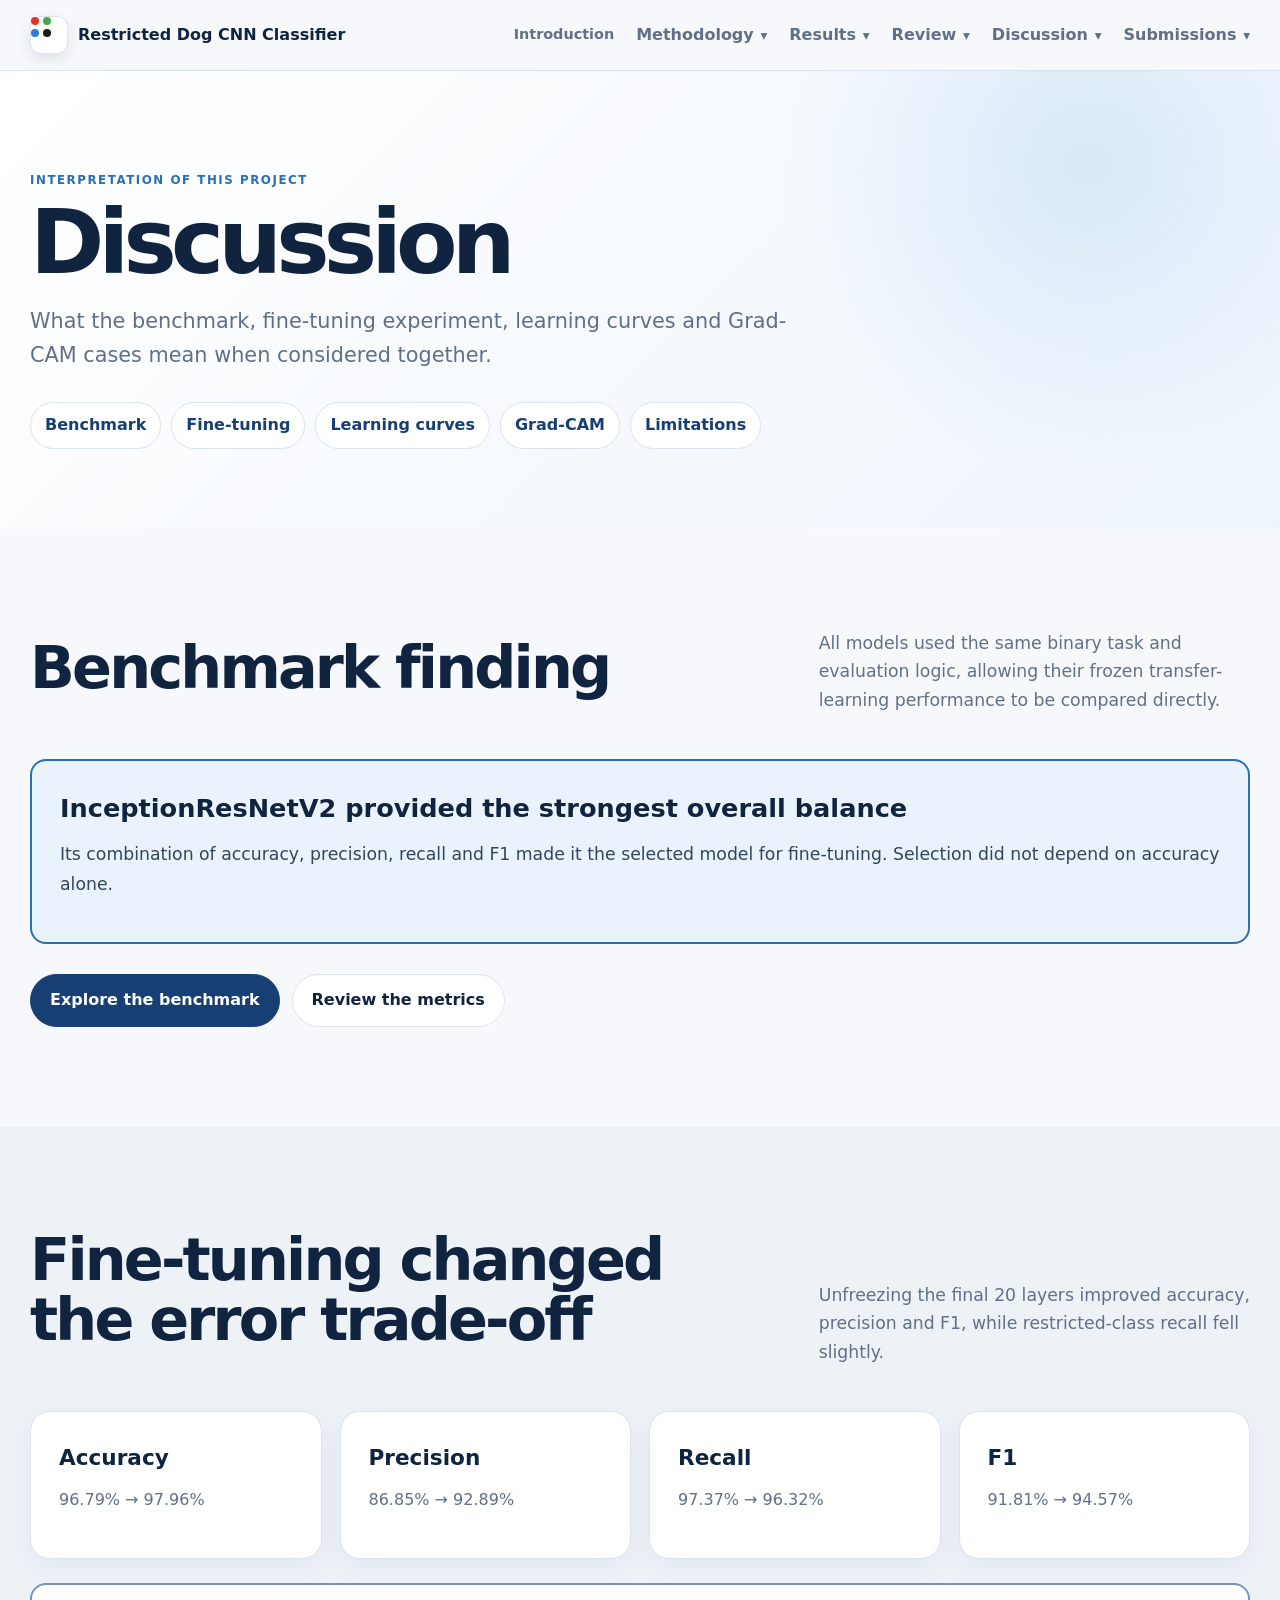
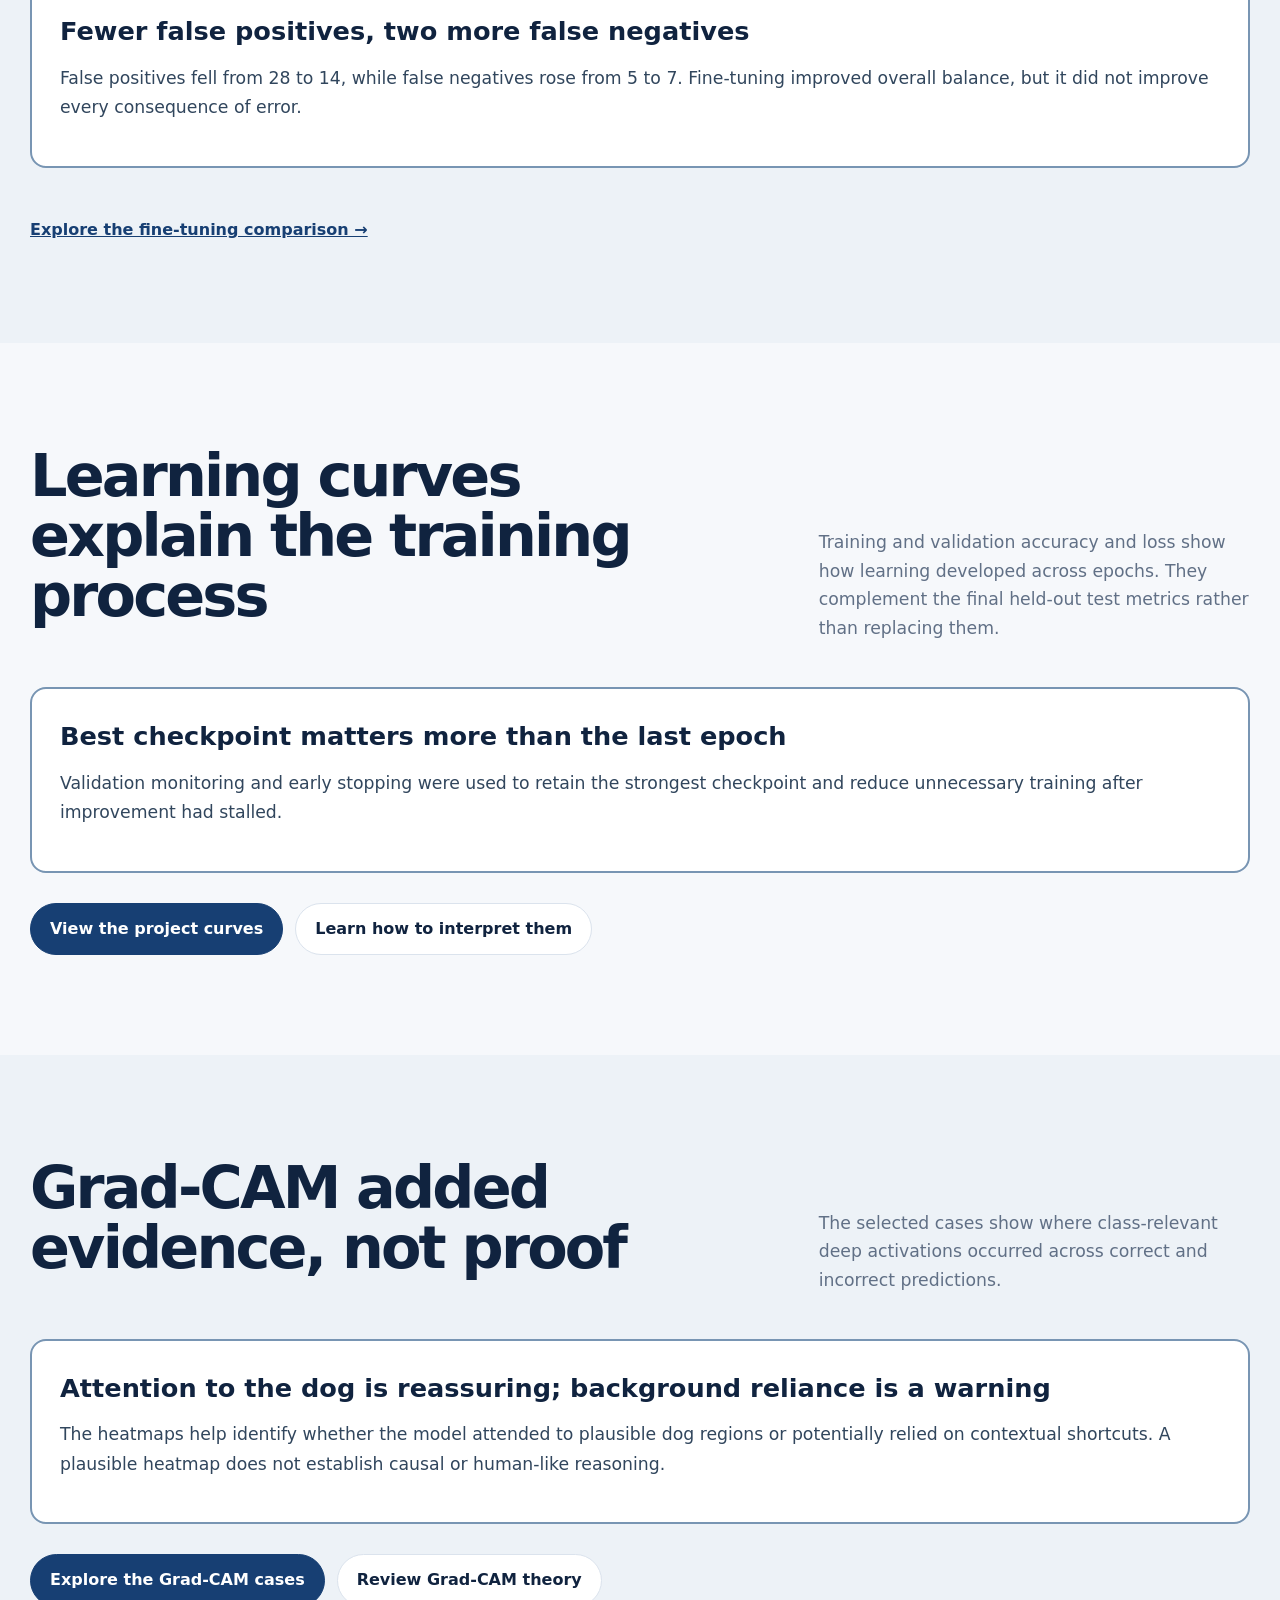
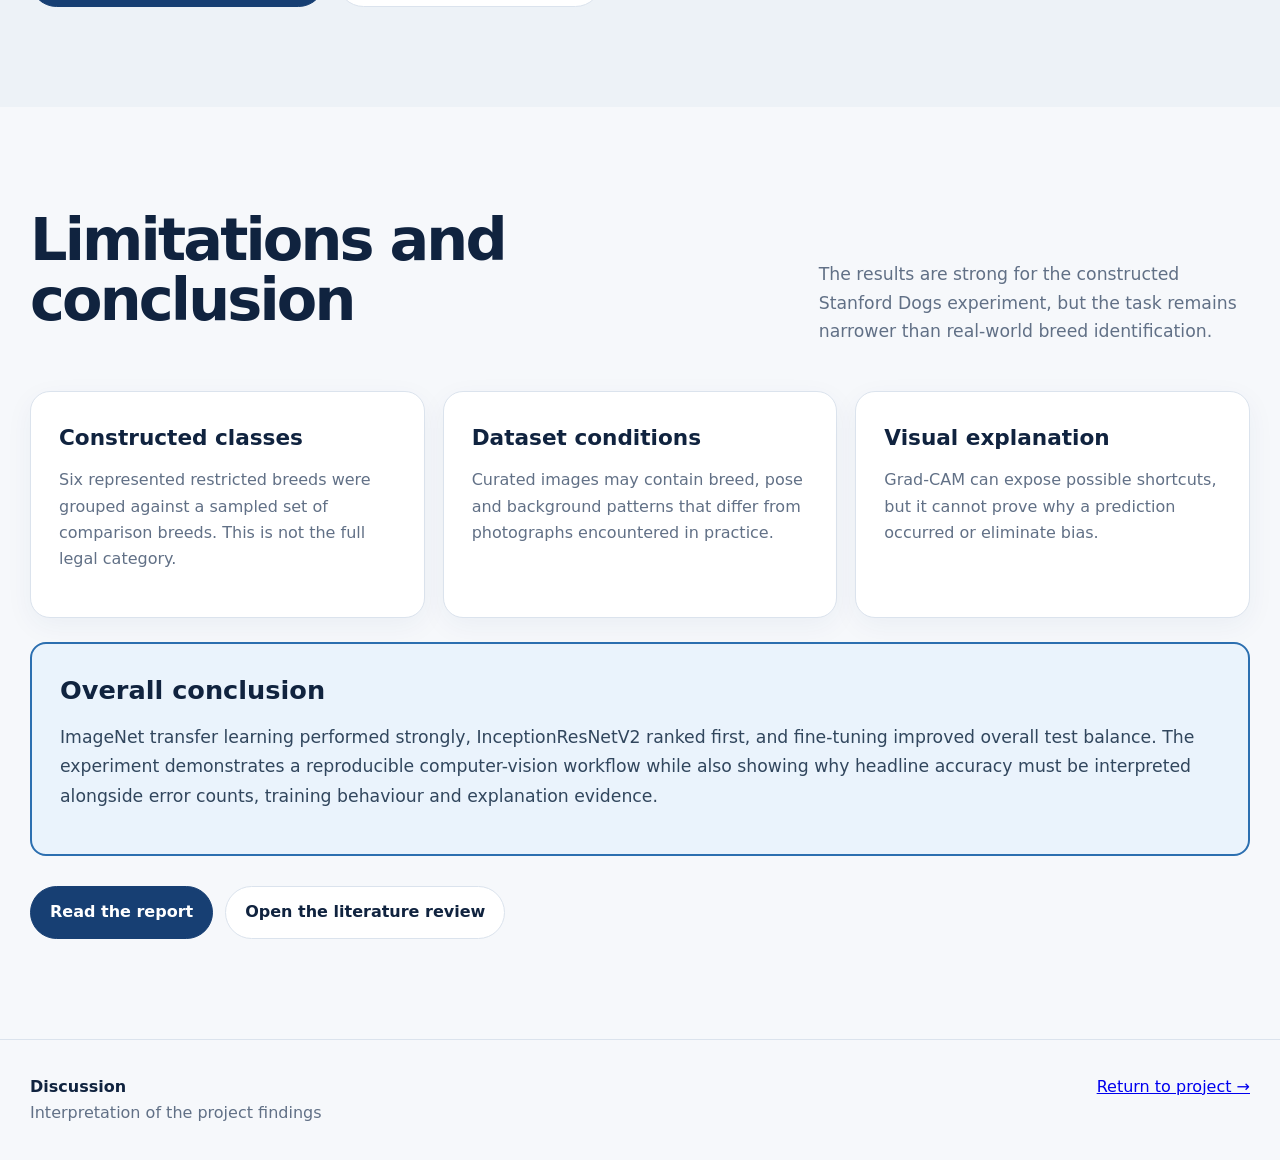
<file: website/discussion.html>
<!doctype html>
<html lang="en">
<head>
  <meta charset="utf-8">
  <meta name="viewport" content="width=device-width,initial-scale=1">
  <meta name="description" content="Discussion of the Restricted Dog CNN Classifier results: benchmarking, fine-tuning, learning curves, Grad-CAM, limitations and conclusions.">
  <title>Discussion · Restricted Dog CNN Classifier</title>
  <link rel="icon" href="favicon.svg" type="image/svg+xml">
  <link rel="stylesheet" href="styles.css?v=20260723-35">
  <script src="navigation.js?v=20260723-13" defer></script>
</head>
<body>
<header class="site-header">
  <div class="wrap nav">
    <a class="brand" href="index.html"><span class="brand-mark four-dot-mark" aria-hidden="true"><i></i><i></i><i></i><i></i></span><span>Restricted Dog CNN Classifier</span></a>
    <button class="menu-toggle" type="button" aria-expanded="false" aria-controls="primary-navigation" aria-label="Open navigation menu"><span class="menu-icon" aria-hidden="true"><i></i><i></i><i></i></span><span class="menu-label">Menu</span></button>
    <nav id="primary-navigation" aria-label="Primary navigation"></nav>
  </div>
</header>
<main>
  <section class="theory-hero"><div class="wrap"><p class="eyebrow">Interpretation of this project</p><h1>Discussion</h1><p class="lede">What the benchmark, fine-tuning experiment, learning curves and Grad-CAM cases mean when considered together.</p><div class="theory-index"><a href="#benchmark-finding">Benchmark</a><a href="#fine-tuning-finding">Fine-tuning</a><a href="#learning-curve-finding">Learning curves</a><a href="#gradcam-finding">Grad-CAM</a><a href="#limitations">Limitations</a></div></div></section>

  <section id="benchmark-finding" class="section"><div class="wrap"><div class="section-head"><div><h2>Benchmark finding</h2></div><p class="section-intro">All models used the same binary task and evaluation logic, allowing their frozen transfer-learning performance to be compared directly.</p></div><div class="benchmark-key conclusion"><h3>InceptionResNetV2 provided the strongest overall balance</h3><p>Its combination of accuracy, precision, recall and F1 made it the selected model for fine-tuning. Selection did not depend on accuracy alone.</p></div><div class="buttons"><a class="btn primary" href="index.html#benchmark">Explore the benchmark</a><a class="btn" href="metrics.html">Review the metrics</a></div></div></section>

  <section id="fine-tuning-finding" class="section alt"><div class="wrap"><div class="section-head"><div><h2>Fine-tuning changed the error trade-off</h2></div><p class="section-intro">Unfreezing the final 20 layers improved accuracy, precision and F1, while restricted-class recall fell slightly.</p></div><div class="concept-grid four"><article class="concept"><h3>Accuracy</h3><p>96.79% → 97.96%</p></article><article class="concept"><h3>Precision</h3><p>86.85% → 92.89%</p></article><article class="concept"><h3>Recall</h3><p>97.37% → 96.32%</p></article><article class="concept"><h3>F1</h3><p>91.81% → 94.57%</p></article></div><div class="benchmark-key"><h3>Fewer false positives, two more false negatives</h3><p>False positives fell from 28 to 14, while false negatives rose from 5 to 7. Fine-tuning improved overall balance, but it did not improve every consequence of error.</p></div><a class="return-link" href="index.html#fine">Explore the fine-tuning comparison →</a></div></section>

  <section id="learning-curve-finding" class="section"><div class="wrap"><div class="section-head"><div><h2>Learning curves explain the training process</h2></div><p class="section-intro">Training and validation accuracy and loss show how learning developed across epochs. They complement the final held-out test metrics rather than replacing them.</p></div><div class="benchmark-key"><h3>Best checkpoint matters more than the last epoch</h3><p>Validation monitoring and early stopping were used to retain the strongest checkpoint and reduce unnecessary training after improvement had stalled.</p></div><div class="buttons"><a class="btn primary" href="index.html#fine">View the project curves</a><a class="btn" href="learning-curves.html">Learn how to interpret them</a></div></div></section>

  <section id="gradcam-finding" class="section alt"><div class="wrap"><div class="section-head"><div><h2>Grad-CAM added evidence, not proof</h2></div><p class="section-intro">The selected cases show where class-relevant deep activations occurred across correct and incorrect predictions.</p></div><div class="benchmark-key"><h3>Attention to the dog is reassuring; background reliance is a warning</h3><p>The heatmaps help identify whether the model attended to plausible dog regions or potentially relied on contextual shortcuts. A plausible heatmap does not establish causal or human-like reasoning.</p></div><div class="buttons"><a class="btn primary" href="gradcam.html">Explore the Grad-CAM cases</a><a class="btn" href="theory.html#gradcam">Review Grad-CAM theory</a></div></div></section>

  <section id="limitations" class="section"><div class="wrap"><div class="section-head"><div><h2>Limitations and conclusion</h2></div><p class="section-intro">The results are strong for the constructed Stanford Dogs experiment, but the task remains narrower than real-world breed identification.</p></div><div class="concept-grid three"><article class="concept"><h3>Constructed classes</h3><p>Six represented restricted breeds were grouped against a sampled set of comparison breeds. This is not the full legal category.</p></article><article class="concept"><h3>Dataset conditions</h3><p>Curated images may contain breed, pose and background patterns that differ from photographs encountered in practice.</p></article><article class="concept"><h3>Visual explanation</h3><p>Grad-CAM can expose possible shortcuts, but it cannot prove why a prediction occurred or eliminate bias.</p></article></div><div class="benchmark-key conclusion"><h3>Overall conclusion</h3><p>ImageNet transfer learning performed strongly, InceptionResNetV2 ranked first, and fine-tuning improved overall test balance. The experiment demonstrates a reproducible computer-vision workflow while also showing why headline accuracy must be interpreted alongside error counts, training behaviour and explanation evidence.</p></div><div class="buttons"><a class="btn primary" href="documents.html?document=report">Read the report</a><a class="btn" href="theory.html">Open the literature review</a></div></div></section>
</main>
<footer><div class="wrap footer-grid"><div><b>Discussion</b><span>Interpretation of the project findings</span></div><div><a href="index.html">Return to project →</a></div></div></footer>
</body>
</html>
</file>
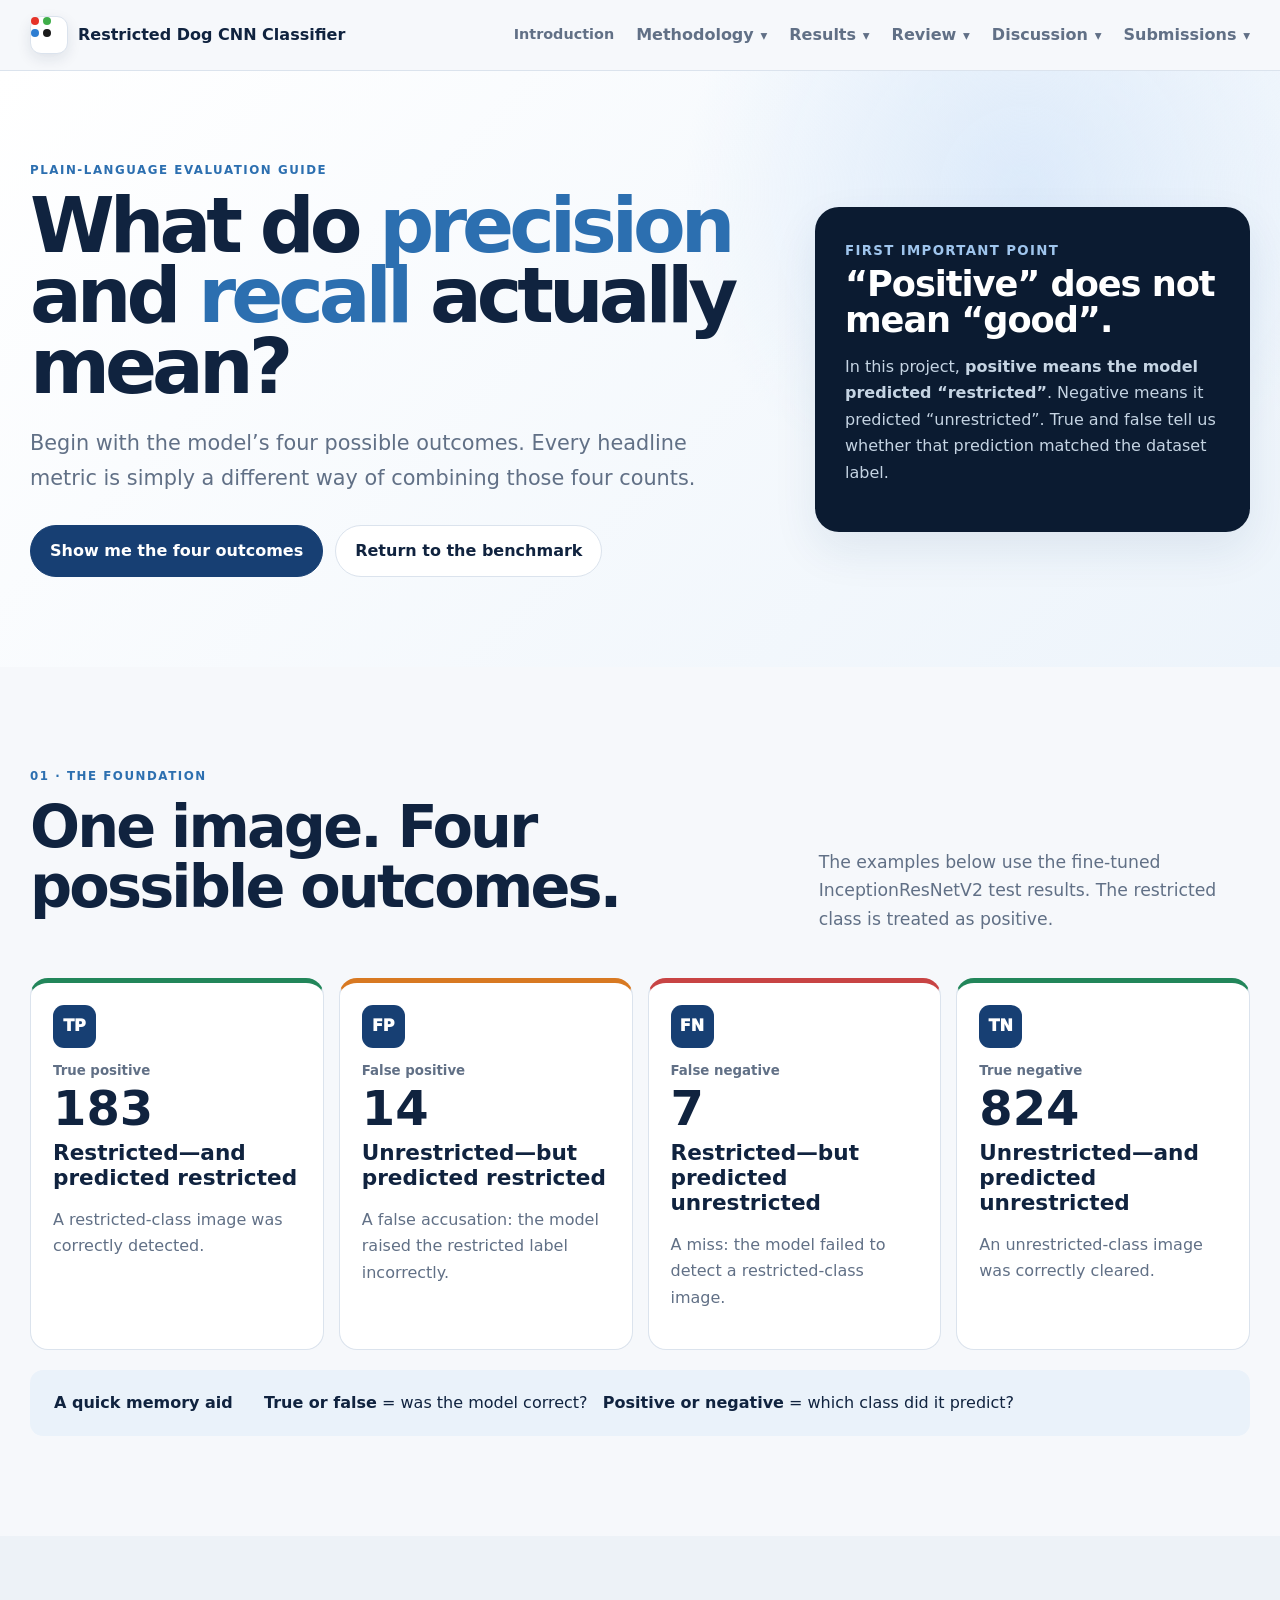
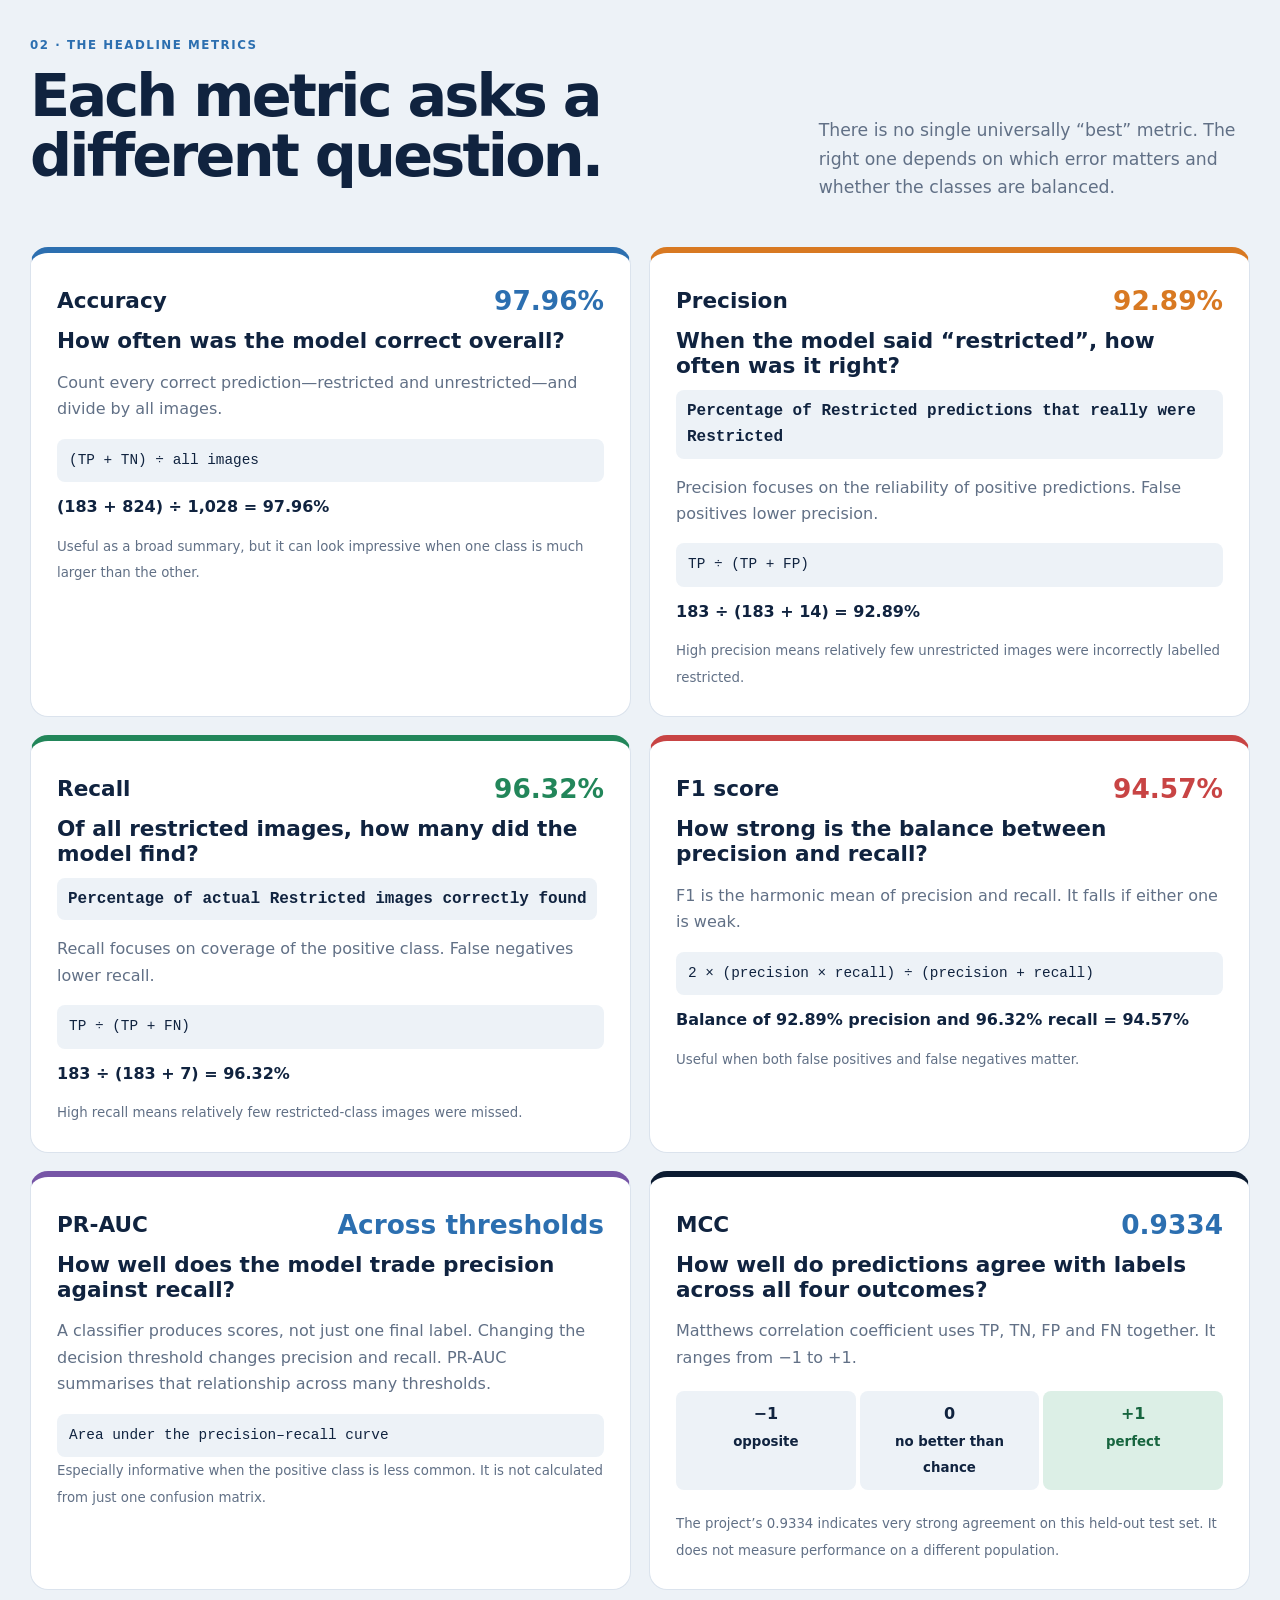
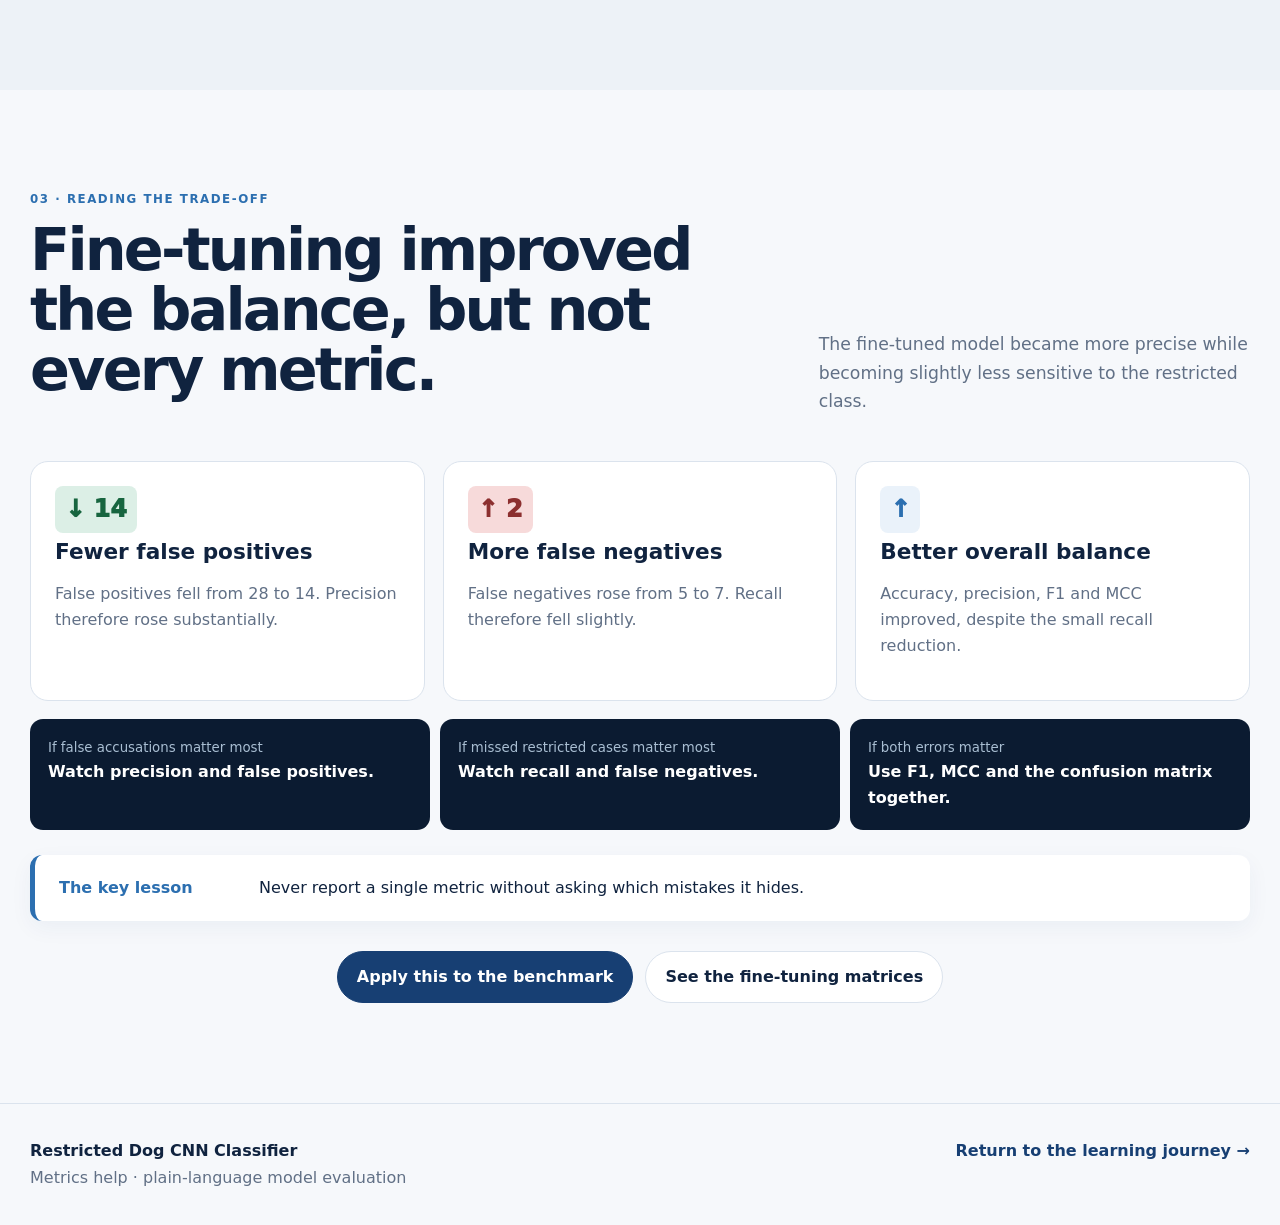
<file: website/metrics.html>
<!doctype html>
<html lang="en">
<head>
  <meta charset="utf-8">
  <meta name="viewport" content="width=device-width,initial-scale=1">
  <meta name="description" content="Plain-language guide to accuracy, precision, recall, F1, PR-AUC, MCC and confusion matrices, using the Restricted Dog CNN Classifier project as a worked example.">
  <title>Metrics Help · Restricted Dog CNN Classifier</title>
  <link rel="icon" href="favicon.svg" type="image/svg+xml">
  <link rel="stylesheet" href="styles.css?v=20260723-34">
  <script src="navigation.js?v=20260723-13" defer></script>
</head>
<body class="metrics-page">
<header class="site-header">
  <div class="wrap nav">
    <a class="brand" href="index.html"><span class="brand-mark four-dot-mark" aria-hidden="true"><i></i><i></i><i></i><i></i></span><span>Restricted Dog CNN Classifier</span></a>
    <button class="menu-toggle" type="button" aria-expanded="false" aria-controls="primary-navigation" aria-label="Open navigation menu">
      <span class="menu-icon" aria-hidden="true"><i></i><i></i><i></i></span>
      <span class="menu-label">Menu</span>
    </button>
    <nav id="primary-navigation" aria-label="Primary navigation">
      <a href="index.html#context">Context</a><a href="index.html#data">Data</a><a href="index.html#benchmark">Benchmark</a><a href="index.html#fine">Fine-tune</a><a href="gradcam.html">Grad-CAM</a>
      <details class="nav-dropdown">
        <summary>Theory</summary>
        <div class="nav-dropdown-menu">
          <a href="theory.html"><strong>Theory &amp; Methods hub</strong><small>All concepts and architecture diagrams</small></a>
          <a href="theory.html#imagenet"><strong>ImageNet</strong><small>Why scale transformed image recognition</small></a>
          <a href="theory.html#cnn"><strong>CNN foundations</strong><small>Convolution, filters and feature hierarchies</small></a>
          <a href="theory.html#architectures"><strong>Architecture evolution</strong><small>AlexNet, VGG, ResNet, Inception and more</small></a>
          <a href="metrics.html"><strong>Metrics guide</strong><small>Accuracy, precision, recall, F1 and MCC</small></a>
          <a href="learning-curves.html"><strong>Learning curves</strong><small>Training and validation accuracy and loss</small></a>
          <a href="theory.html#transformers"><strong>Transformers</strong><small>Language, attention and vision</small></a>
        </div>
      </details>
      <details class="nav-dropdown">
        <summary>Resources</summary>
        <div class="nav-dropdown-menu">
          <a href="https://github.com/ronandownes/restricted-dog-cnn" target="_blank" rel="noopener"><strong>Repository home</strong><small>Code, results and project structure</small></a>
          <a href="https://raw.githubusercontent.com/ronandownes/restricted-dog-cnn/main/docs/dog_cnn_report.pdf" target="_blank" rel="noopener"><strong>Report</strong><small>View or download the full dissertation</small></a>
          <a href="https://raw.githubusercontent.com/ronandownes/restricted-dog-cnn/main/docs/dog_cnn_poster.pdf" target="_blank" rel="noopener"><strong>Poster</strong><small>View or download the research poster</small></a>
          <a href="https://raw.githubusercontent.com/ronandownes/restricted-dog-cnn/main/docs/dog_cnn_presentation.pdf" target="_blank" rel="noopener"><strong>Presentation</strong><small>View or download the viva presentation</small></a>
          <a href="https://raw.githubusercontent.com/ronandownes/restricted-dog-cnn/main/docs/dog_cnn_slides.pdf" target="_blank" rel="noopener"><strong>Slides</strong><small>View or download the slide deck</small></a>
          <a href="https://github.com/ronandownes/restricted-dog-cnn/tree/main/docs" target="_blank" rel="noopener"><strong>Browse all documents</strong><small>Open the complete docs folder on GitHub</small></a>
          <a href="https://github.com/ronandownes/restricted-dog-cnn/tree/main/notebooks" target="_blank" rel="noopener"><strong>Analysis notebooks</strong><small>Explore the project code</small></a>
        </div>
      </details>
    </nav>
  </div>
</header>

<main id="start">
  <section class="metrics-hero">
    <div class="wrap metrics-hero-grid">
      <div>
        <p class="eyebrow">Plain-language evaluation guide</p>
        <h1>What do <span>precision</span> and <span>recall</span> actually mean?</h1>
        <p class="lede">Begin with the model’s four possible outcomes. Every headline metric is simply a different way of combining those four counts.</p>
        <div class="buttons"><a class="btn primary" href="#confusion-matrix">Show me the four outcomes</a><a class="btn" href="index.html#benchmark">Return to the benchmark</a></div>
      </div>
      <aside class="positive-note">
        <small>FIRST IMPORTANT POINT</small>
        <h2>“Positive” does not mean “good”.</h2>
        <p>In this project, <strong>positive means the model predicted “restricted”</strong>. Negative means it predicted “unrestricted”. True and false tell us whether that prediction matched the dataset label.</p>
      </aside>
    </div>
  </section>

  <section id="confusion-matrix" class="section">
    <div class="wrap">
      <div class="section-head">
        <div><p class="chapter">01 · The foundation</p><h2>One image. Four possible outcomes.</h2></div>
        <p class="section-intro">The examples below use the fine-tuned InceptionResNetV2 test results. The restricted class is treated as positive.</p>
      </div>
      <div class="outcome-grid">
        <article class="outcome-card outcome-good"><span>TP</span><small>True positive</small><b>183</b><h3>Restricted—and predicted restricted</h3><p>A restricted-class image was correctly detected.</p></article>
        <article class="outcome-card outcome-warn"><span>FP</span><small>False positive</small><b>14</b><h3>Unrestricted—but predicted restricted</h3><p>A false accusation: the model raised the restricted label incorrectly.</p></article>
        <article class="outcome-card outcome-bad"><span>FN</span><small>False negative</small><b>7</b><h3>Restricted—but predicted unrestricted</h3><p>A miss: the model failed to detect a restricted-class image.</p></article>
        <article class="outcome-card outcome-good"><span>TN</span><small>True negative</small><b>824</b><h3>Unrestricted—and predicted unrestricted</h3><p>An unrestricted-class image was correctly cleared.</p></article>
      </div>
      <div class="memory-line"><strong>A quick memory aid</strong><span><b>True or false</b> = was the model correct? &nbsp; <b>Positive or negative</b> = which class did it predict?</span></div>
    </div>
  </section>

  <section id="metrics" class="section alt">
    <div class="wrap">
      <div class="section-head">
        <div><p class="chapter">02 · The headline metrics</p><h2>Each metric asks a different question.</h2></div>
        <p class="section-intro">There is no single universally “best” metric. The right one depends on which error matters and whether the classes are balanced.</p>
      </div>
      <div class="metric-guide">
        <article class="metric-explainer accuracy">
          <div class="metric-name"><span>Accuracy</span><b>97.96%</b></div>
          <h3>How often was the model correct overall?</h3>
          <p>Count every correct prediction—restricted and unrestricted—and divide by all images.</p>
          <code>(TP + TN) ÷ all images</code>
          <div class="worked">(183 + 824) ÷ 1,028 = 97.96%</div>
          <small>Useful as a broad summary, but it can look impressive when one class is much larger than the other.</small>
        </article>
        <article class="metric-explainer precision">
          <div class="metric-name"><span>Precision</span><b>92.89%</b></div>
          <h3>When the model said “restricted”, how often was it right?</h3>
          <div class="formula-chip">Percentage of Restricted predictions that really were Restricted</div>
          <p>Precision focuses on the reliability of positive predictions. False positives lower precision.</p>
          <code>TP ÷ (TP + FP)</code>
          <div class="worked">183 ÷ (183 + 14) = 92.89%</div>
          <small>High precision means relatively few unrestricted images were incorrectly labelled restricted.</small>
        </article>
        <article class="metric-explainer recall">
          <div class="metric-name"><span>Recall</span><b>96.32%</b></div>
          <h3>Of all restricted images, how many did the model find?</h3>
          <div class="formula-chip">Percentage of actual Restricted images correctly found</div>
          <p>Recall focuses on coverage of the positive class. False negatives lower recall.</p>
          <code>TP ÷ (TP + FN)</code>
          <div class="worked">183 ÷ (183 + 7) = 96.32%</div>
          <small>High recall means relatively few restricted-class images were missed.</small>
        </article>
        <article class="metric-explainer f1">
          <div class="metric-name"><span>F1 score</span><b>94.57%</b></div>
          <h3>How strong is the balance between precision and recall?</h3>
          <p>F1 is the harmonic mean of precision and recall. It falls if either one is weak.</p>
          <code>2 × (precision × recall) ÷ (precision + recall)</code>
          <div class="worked">Balance of 92.89% precision and 96.32% recall = 94.57%</div>
          <small>Useful when both false positives and false negatives matter.</small>
        </article>
        <article class="metric-explainer prauc">
          <div class="metric-name"><span>PR-AUC</span><b>Across thresholds</b></div>
          <h3>How well does the model trade precision against recall?</h3>
          <p>A classifier produces scores, not just one final label. Changing the decision threshold changes precision and recall. PR-AUC summarises that relationship across many thresholds.</p>
          <code>Area under the precision–recall curve</code>
          <small>Especially informative when the positive class is less common. It is not calculated from just one confusion matrix.</small>
        </article>
        <article class="metric-explainer mcc">
          <div class="metric-name"><span>MCC</span><b>0.9334</b></div>
          <h3>How well do predictions agree with labels across all four outcomes?</h3>
          <p>Matthews correlation coefficient uses TP, TN, FP and FN together. It ranges from −1 to +1.</p>
          <div class="mcc-scale"><span>−1<br><small>opposite</small></span><span>0<br><small>no better than chance</small></span><span class="selected">+1<br><small>perfect</small></span></div>
          <small>The project’s 0.9334 indicates very strong agreement on this held-out test set. It does not measure performance on a different population.</small>
        </article>
      </div>
    </div>
  </section>

  <section id="choice" class="section">
    <div class="wrap">
      <div class="section-head">
        <div><p class="chapter">03 · Reading the trade-off</p><h2>Fine-tuning improved the balance, but not every metric.</h2></div>
        <p class="section-intro">The fine-tuned model became more precise while becoming slightly less sensitive to the restricted class.</p>
      </div>
      <div class="trade-story">
        <article><span class="trade-arrow good-arrow">↓ 14</span><h3>Fewer false positives</h3><p>False positives fell from 28 to 14. Precision therefore rose substantially.</p></article>
        <article><span class="trade-arrow bad-arrow">↑ 2</span><h3>More false negatives</h3><p>False negatives rose from 5 to 7. Recall therefore fell slightly.</p></article>
        <article><span class="trade-arrow neutral-arrow">↑</span><h3>Better overall balance</h3><p>Accuracy, precision, F1 and MCC improved, despite the small recall reduction.</p></article>
      </div>
      <div class="question-grid">
        <div><small>If false accusations matter most</small><strong>Watch precision and false positives.</strong></div>
        <div><small>If missed restricted cases matter most</small><strong>Watch recall and false negatives.</strong></div>
        <div><small>If both errors matter</small><strong>Use F1, MCC and the confusion matrix together.</strong></div>
      </div>
      <div class="key-line"><strong>The key lesson</strong><span>Never report a single metric without asking which mistakes it hides.</span></div>
      <div class="buttons centre-buttons"><a class="btn primary" href="index.html#benchmark">Apply this to the benchmark</a><a class="btn" href="index.html#fine">See the fine-tuning matrices</a></div>
    </div>
  </section>
</main>

<footer><div class="wrap footer-grid"><div><b>Restricted Dog CNN Classifier</b><span>Metrics help · plain-language model evaluation</span></div><div><a href="index.html">Return to the learning journey →</a></div></div></footer>
</body>
</html>
</file>
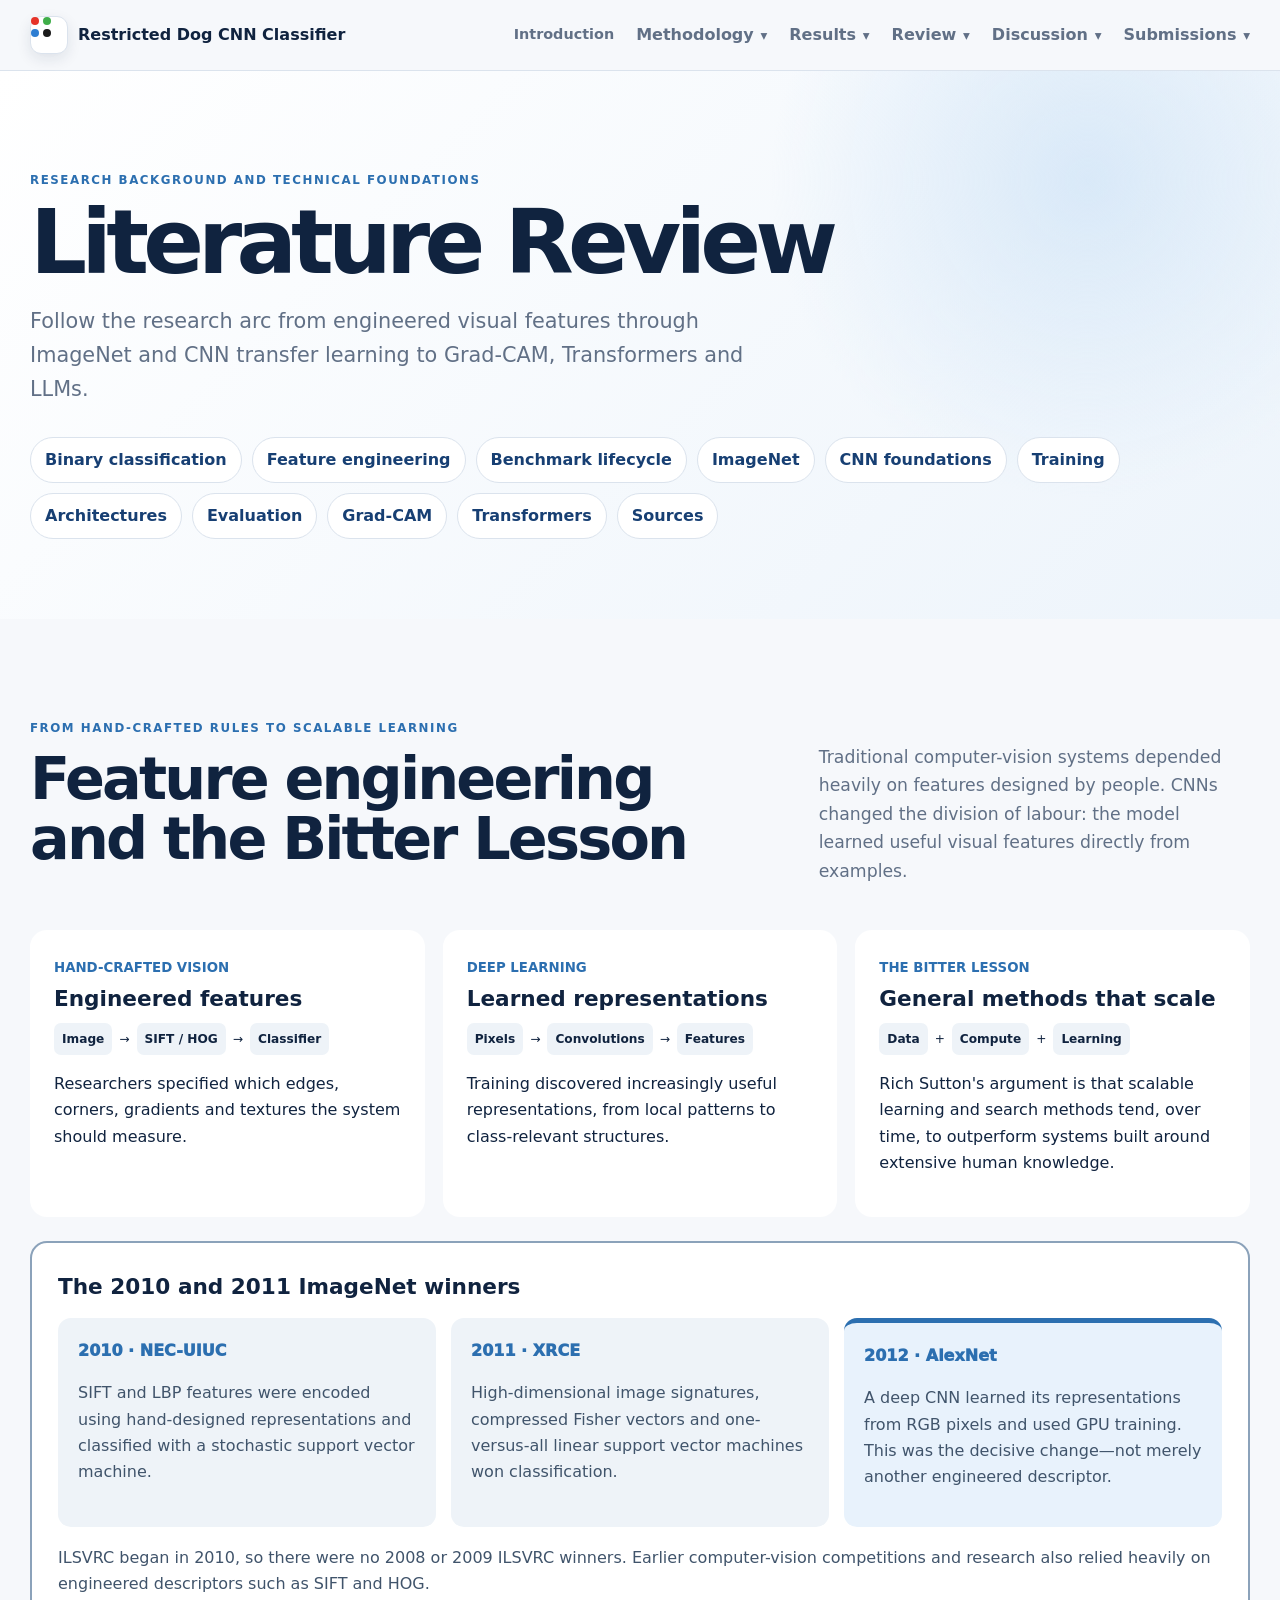
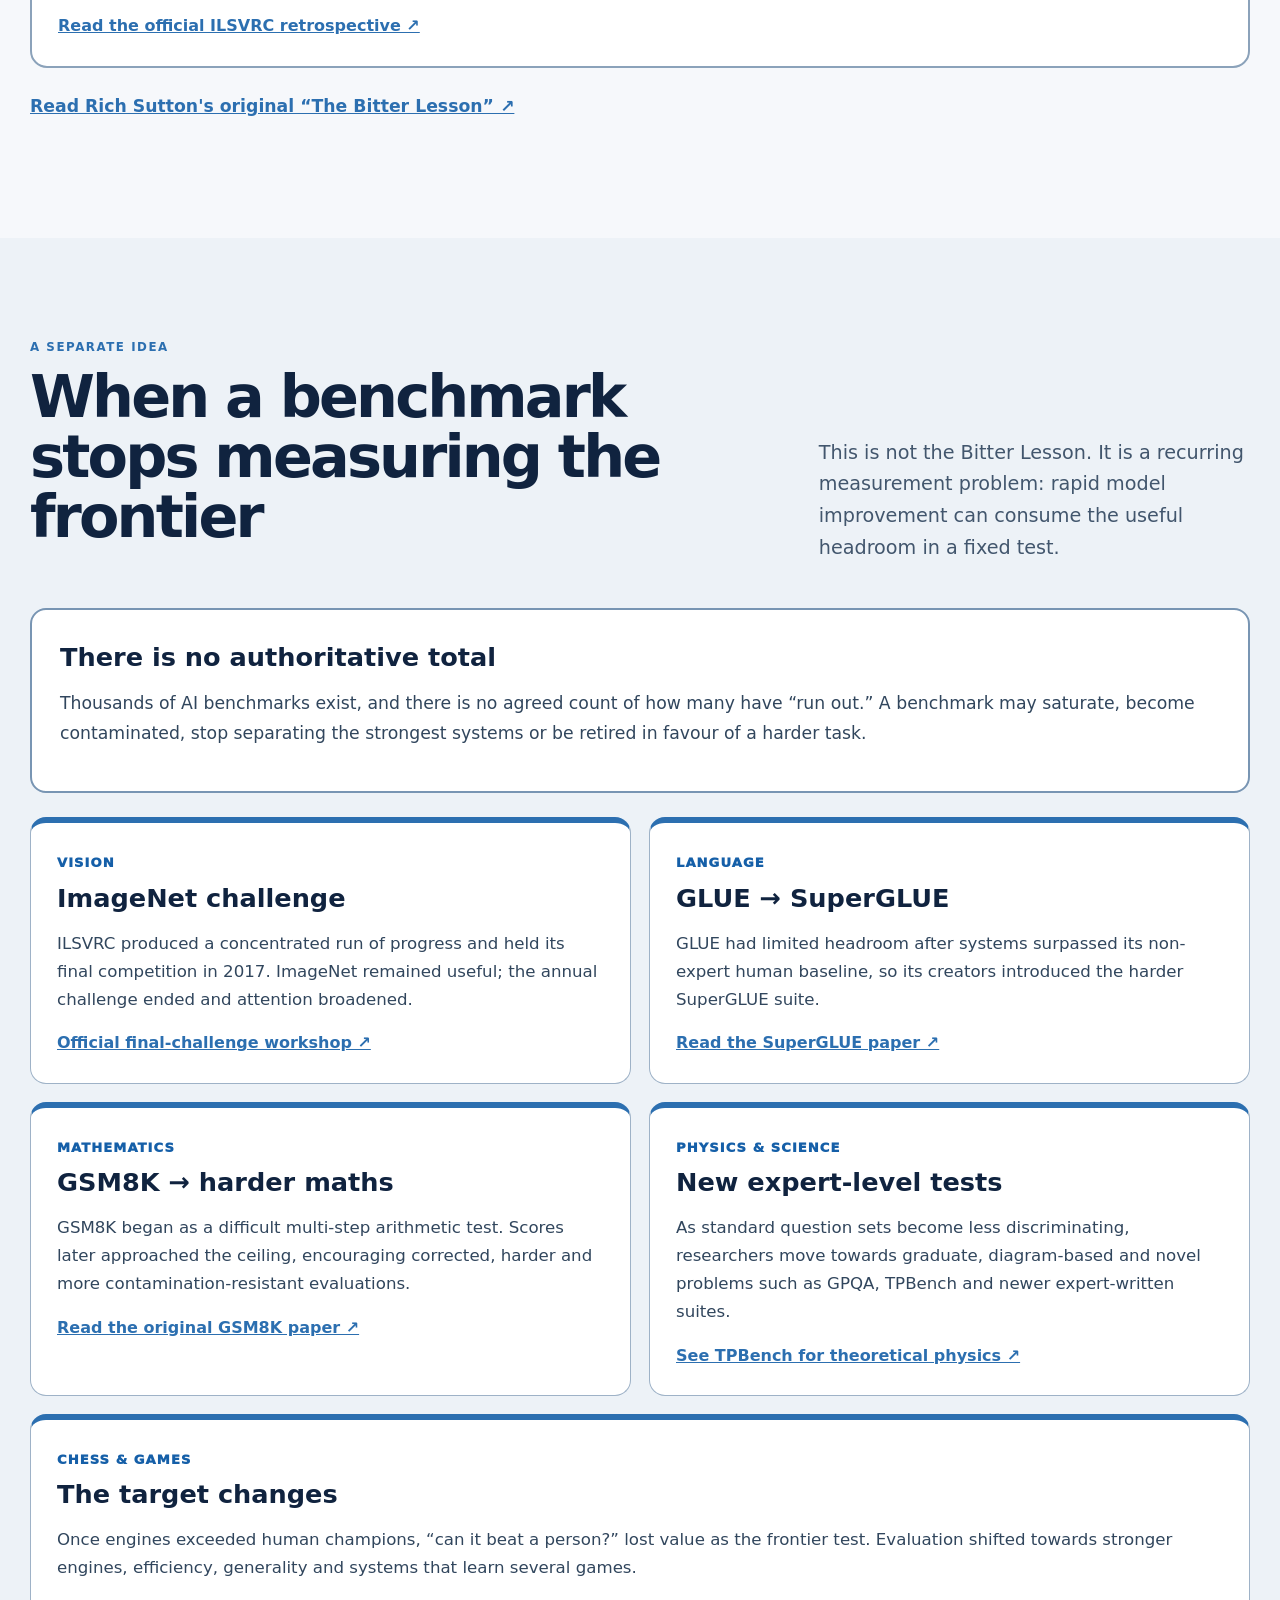
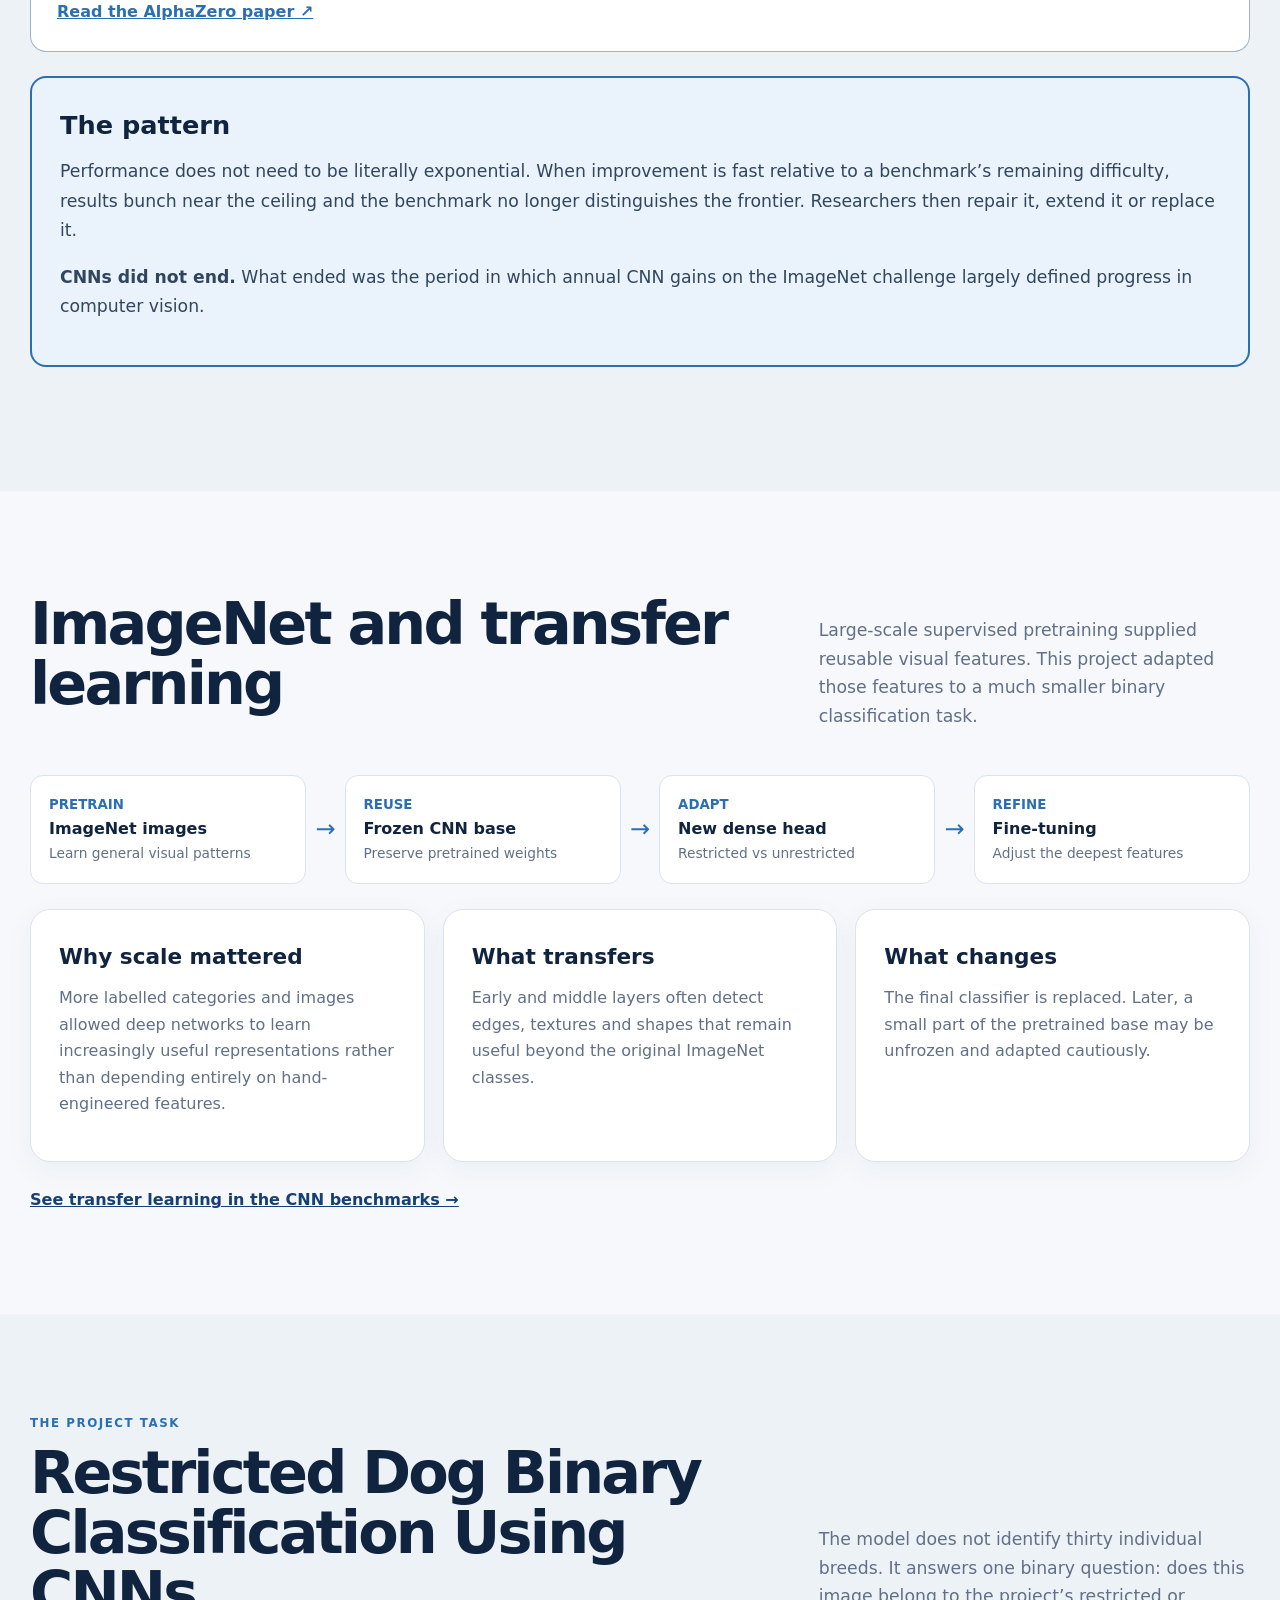
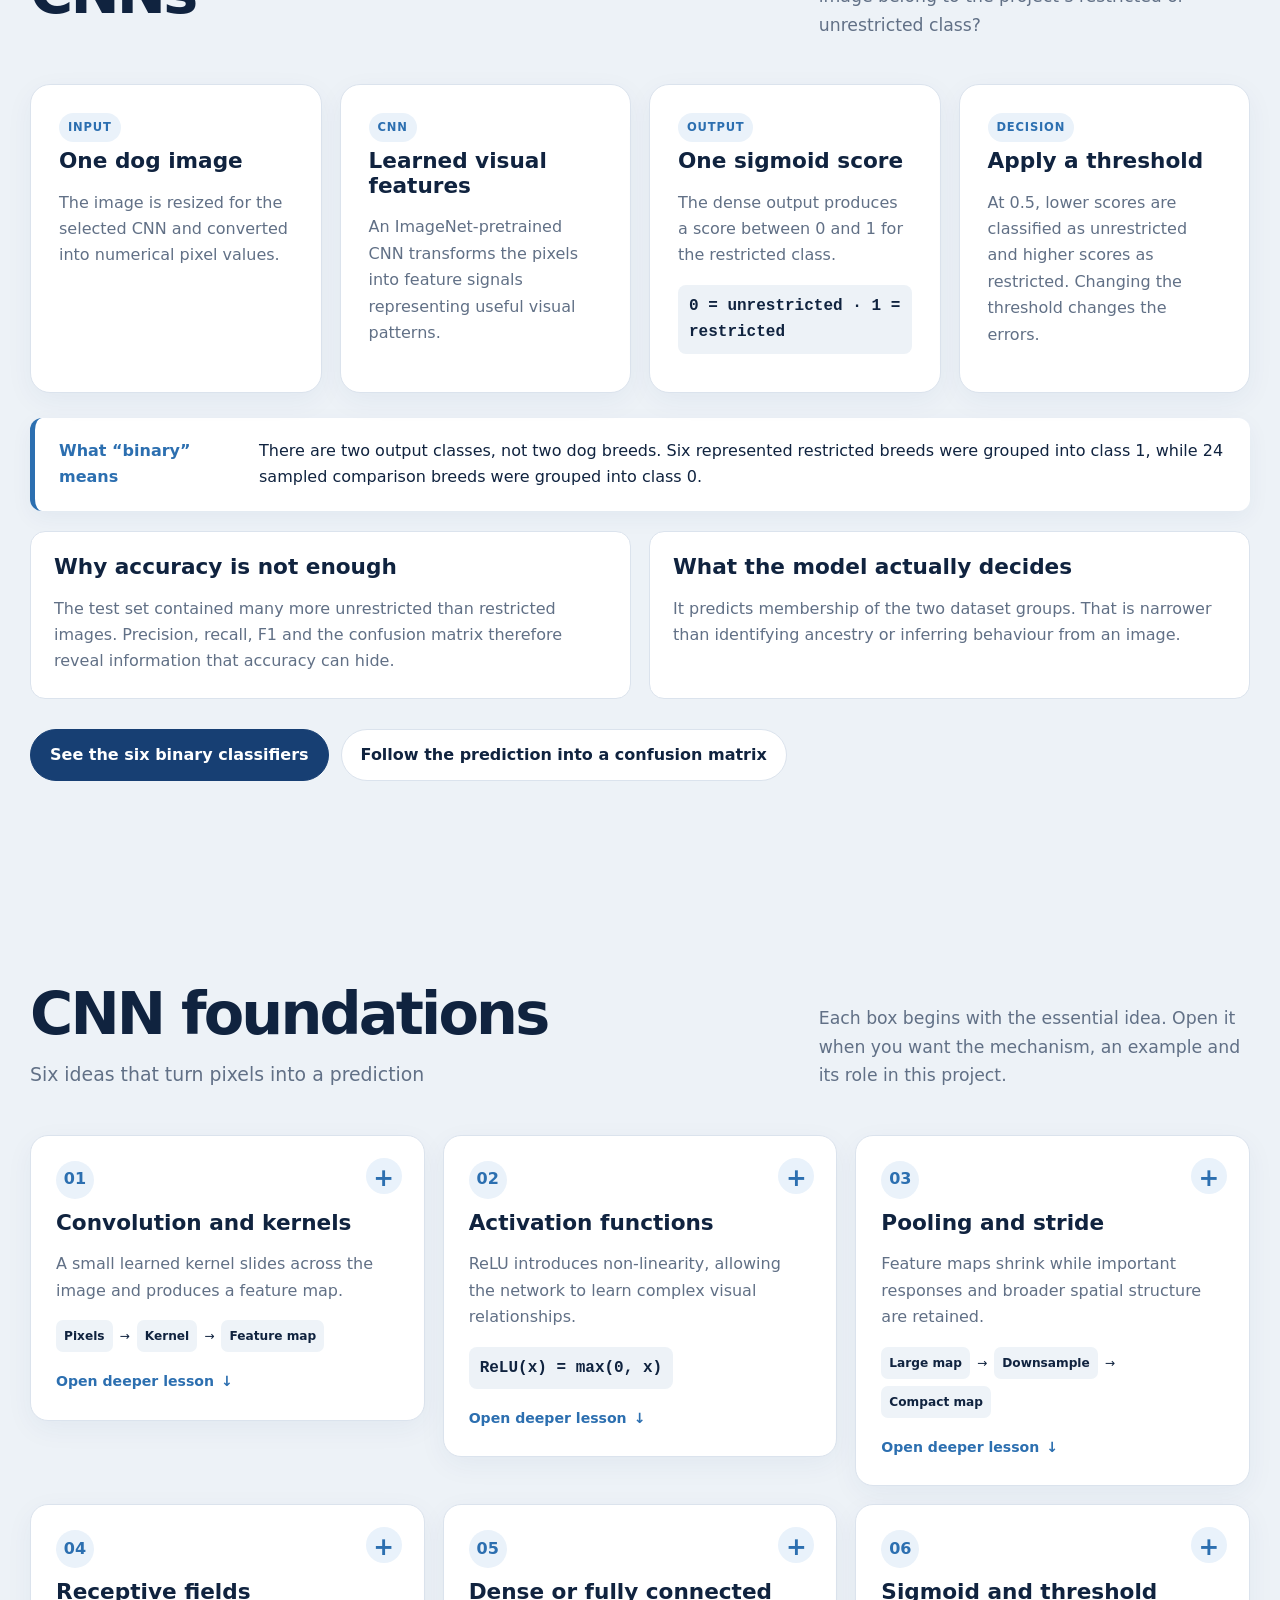
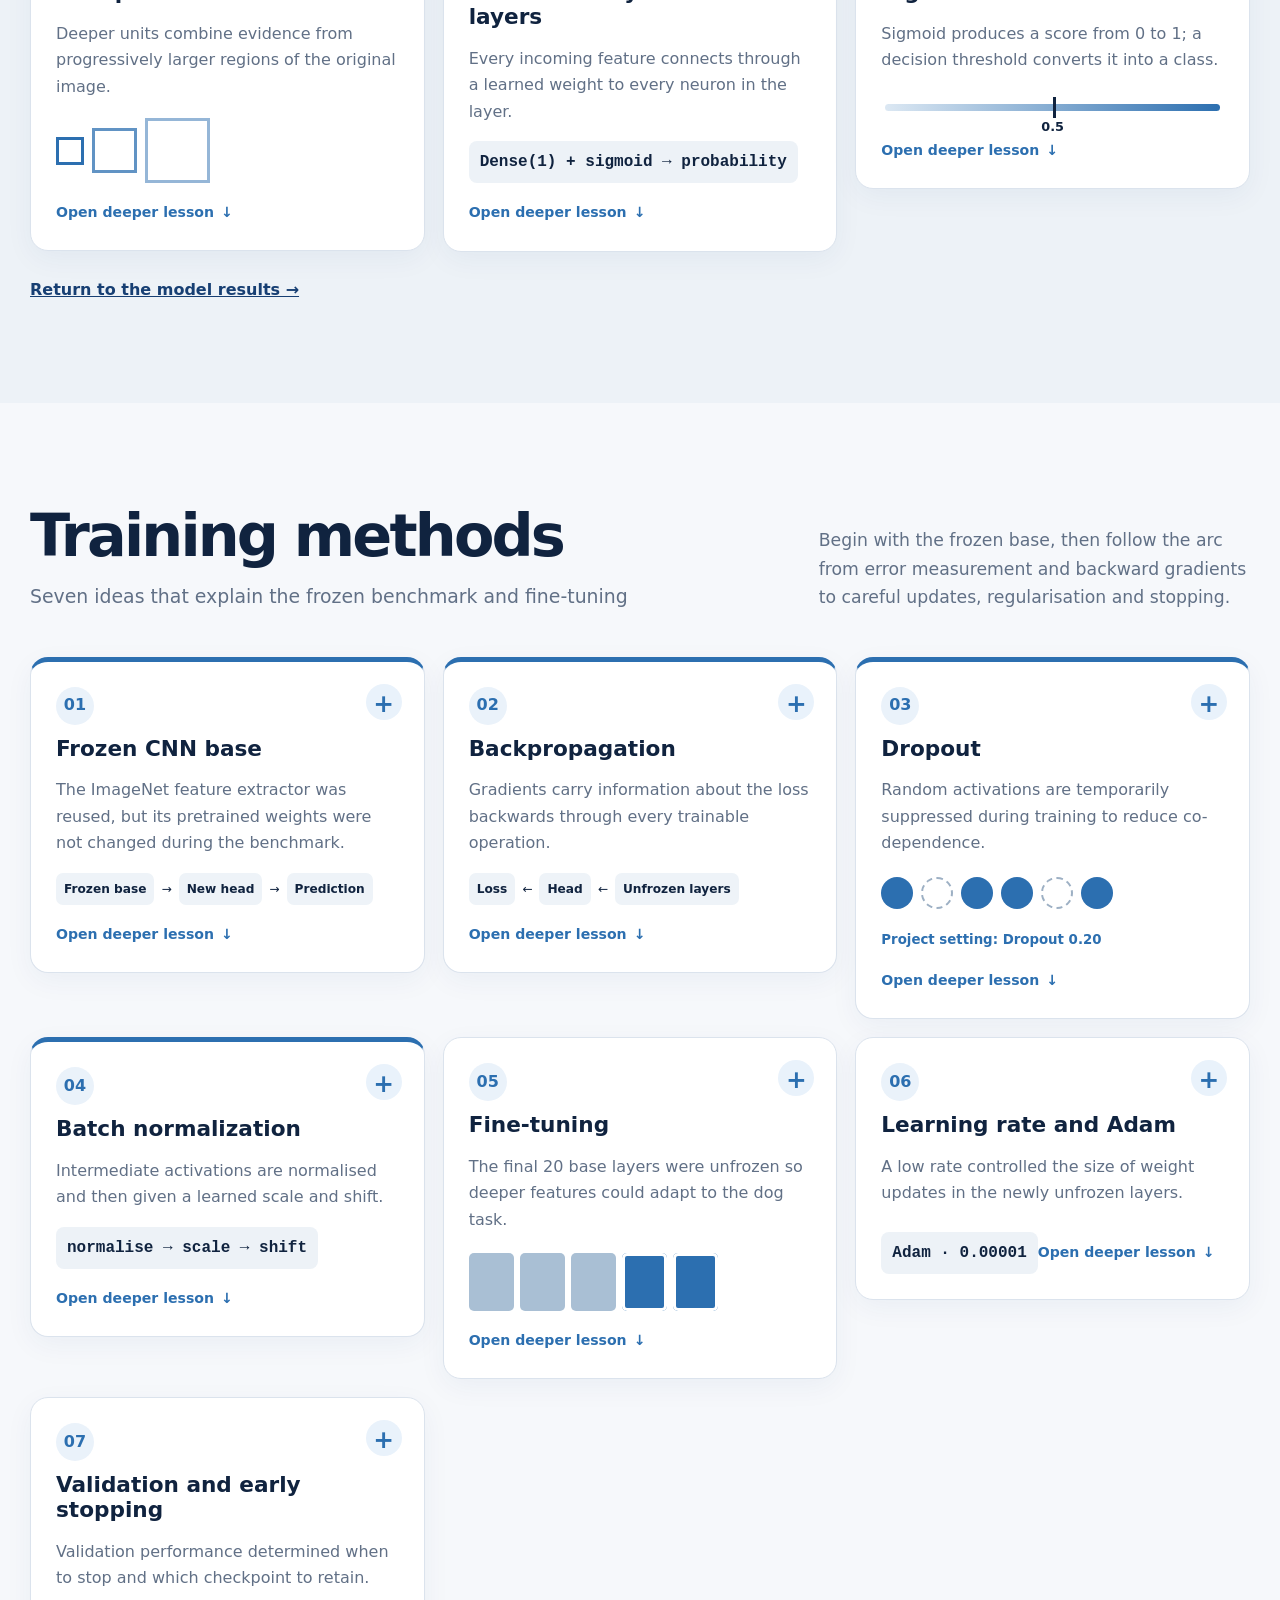
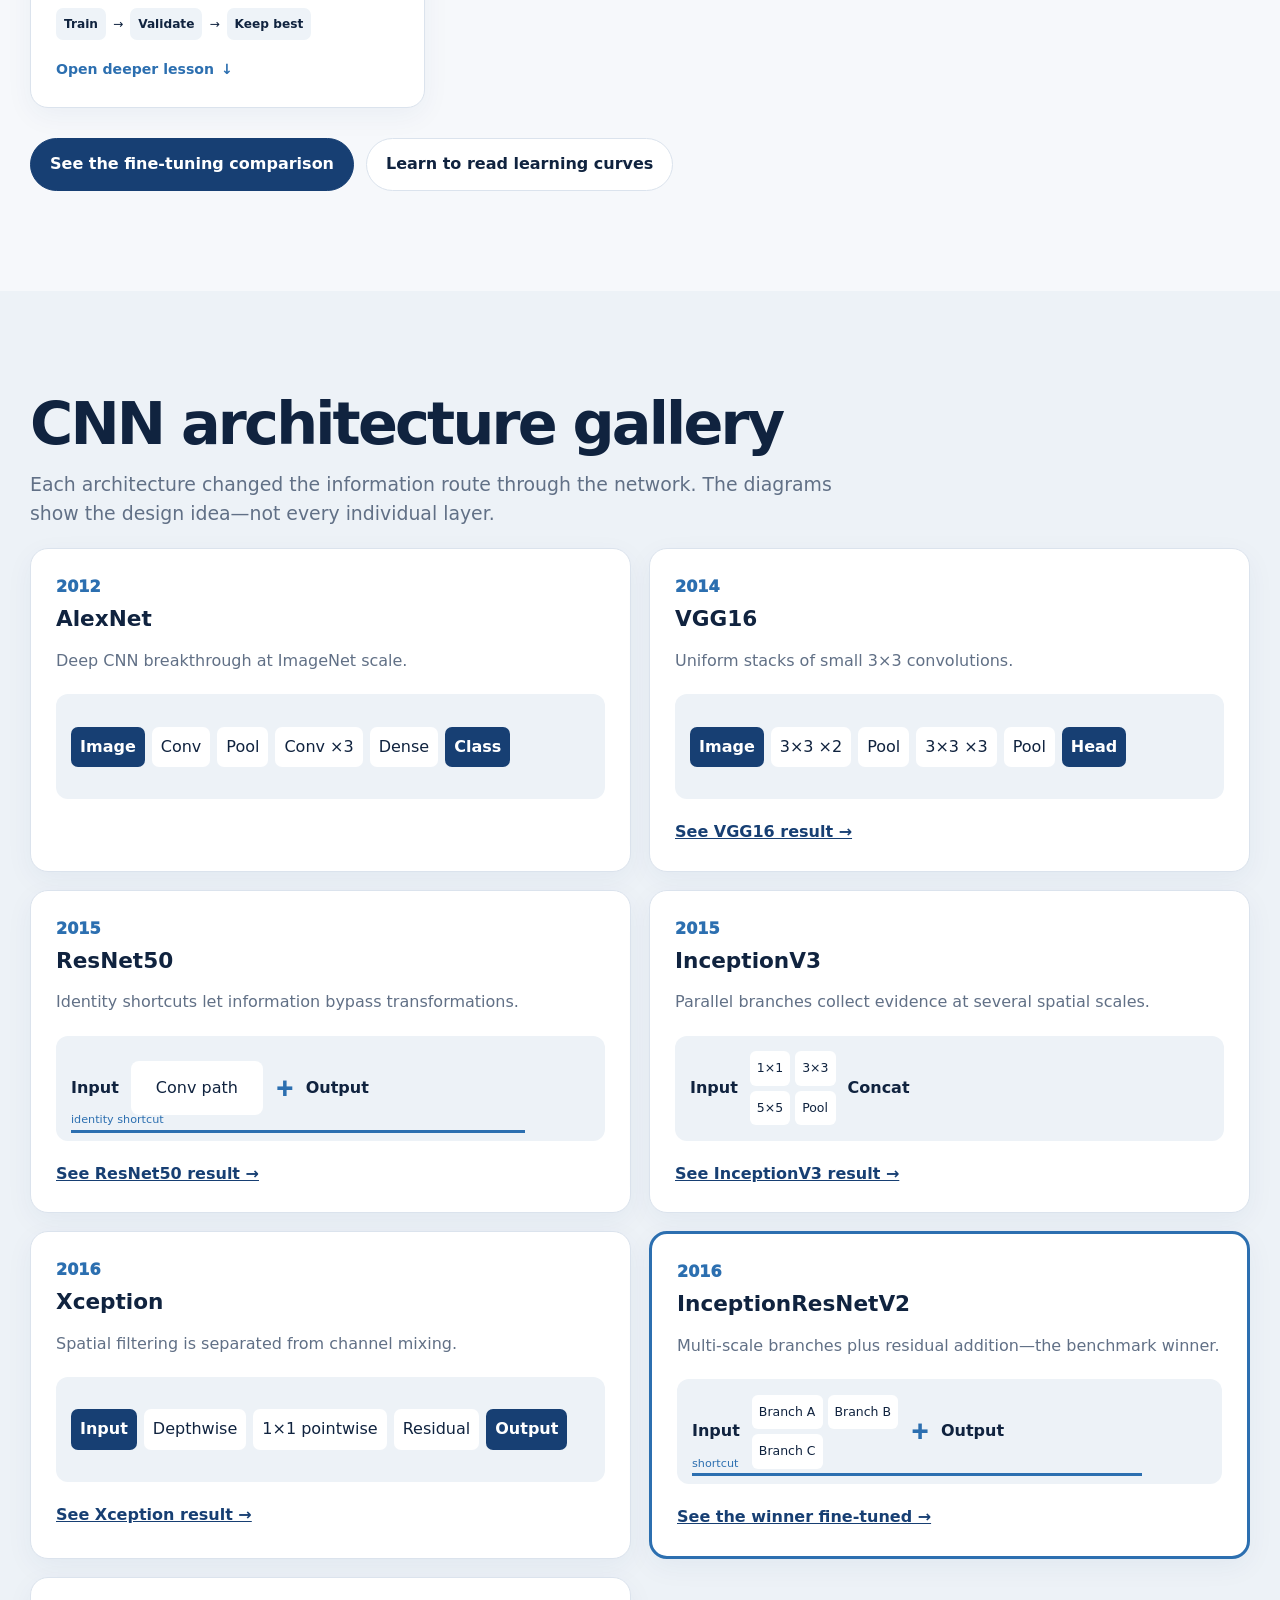
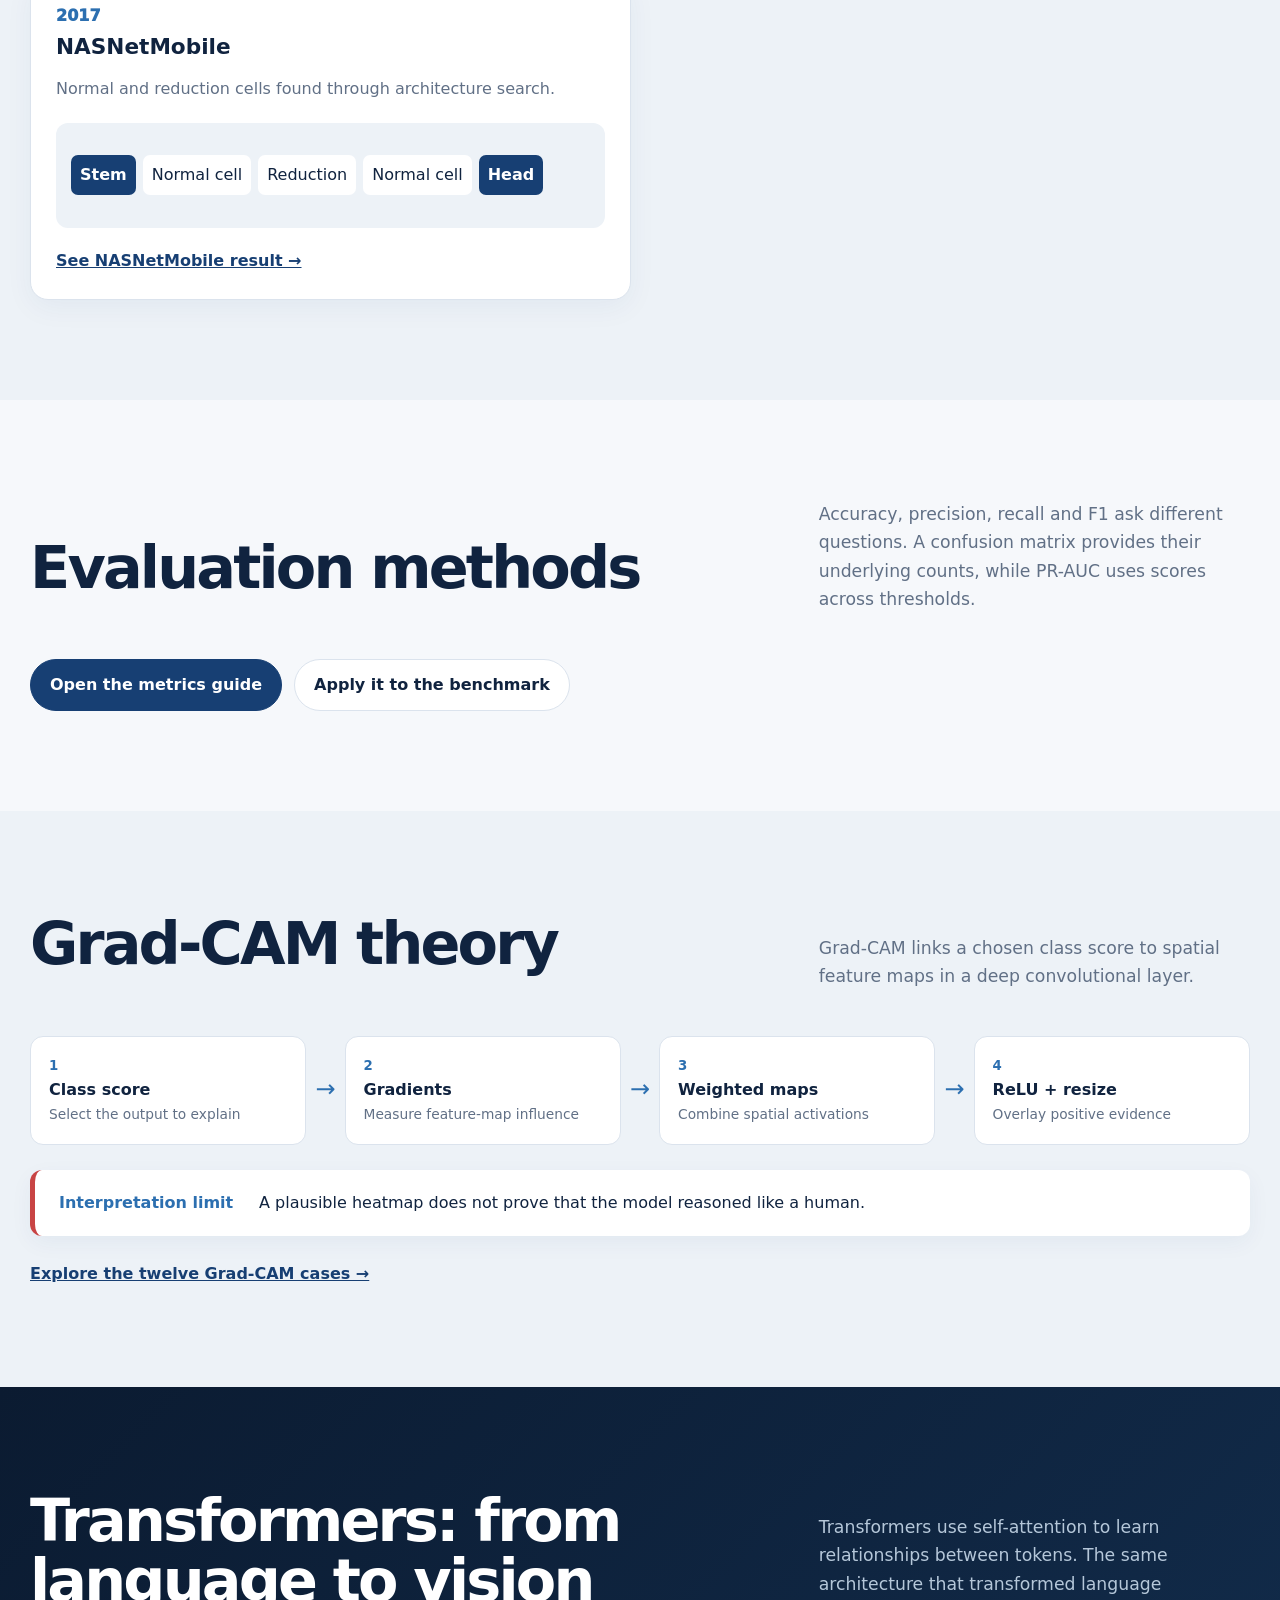
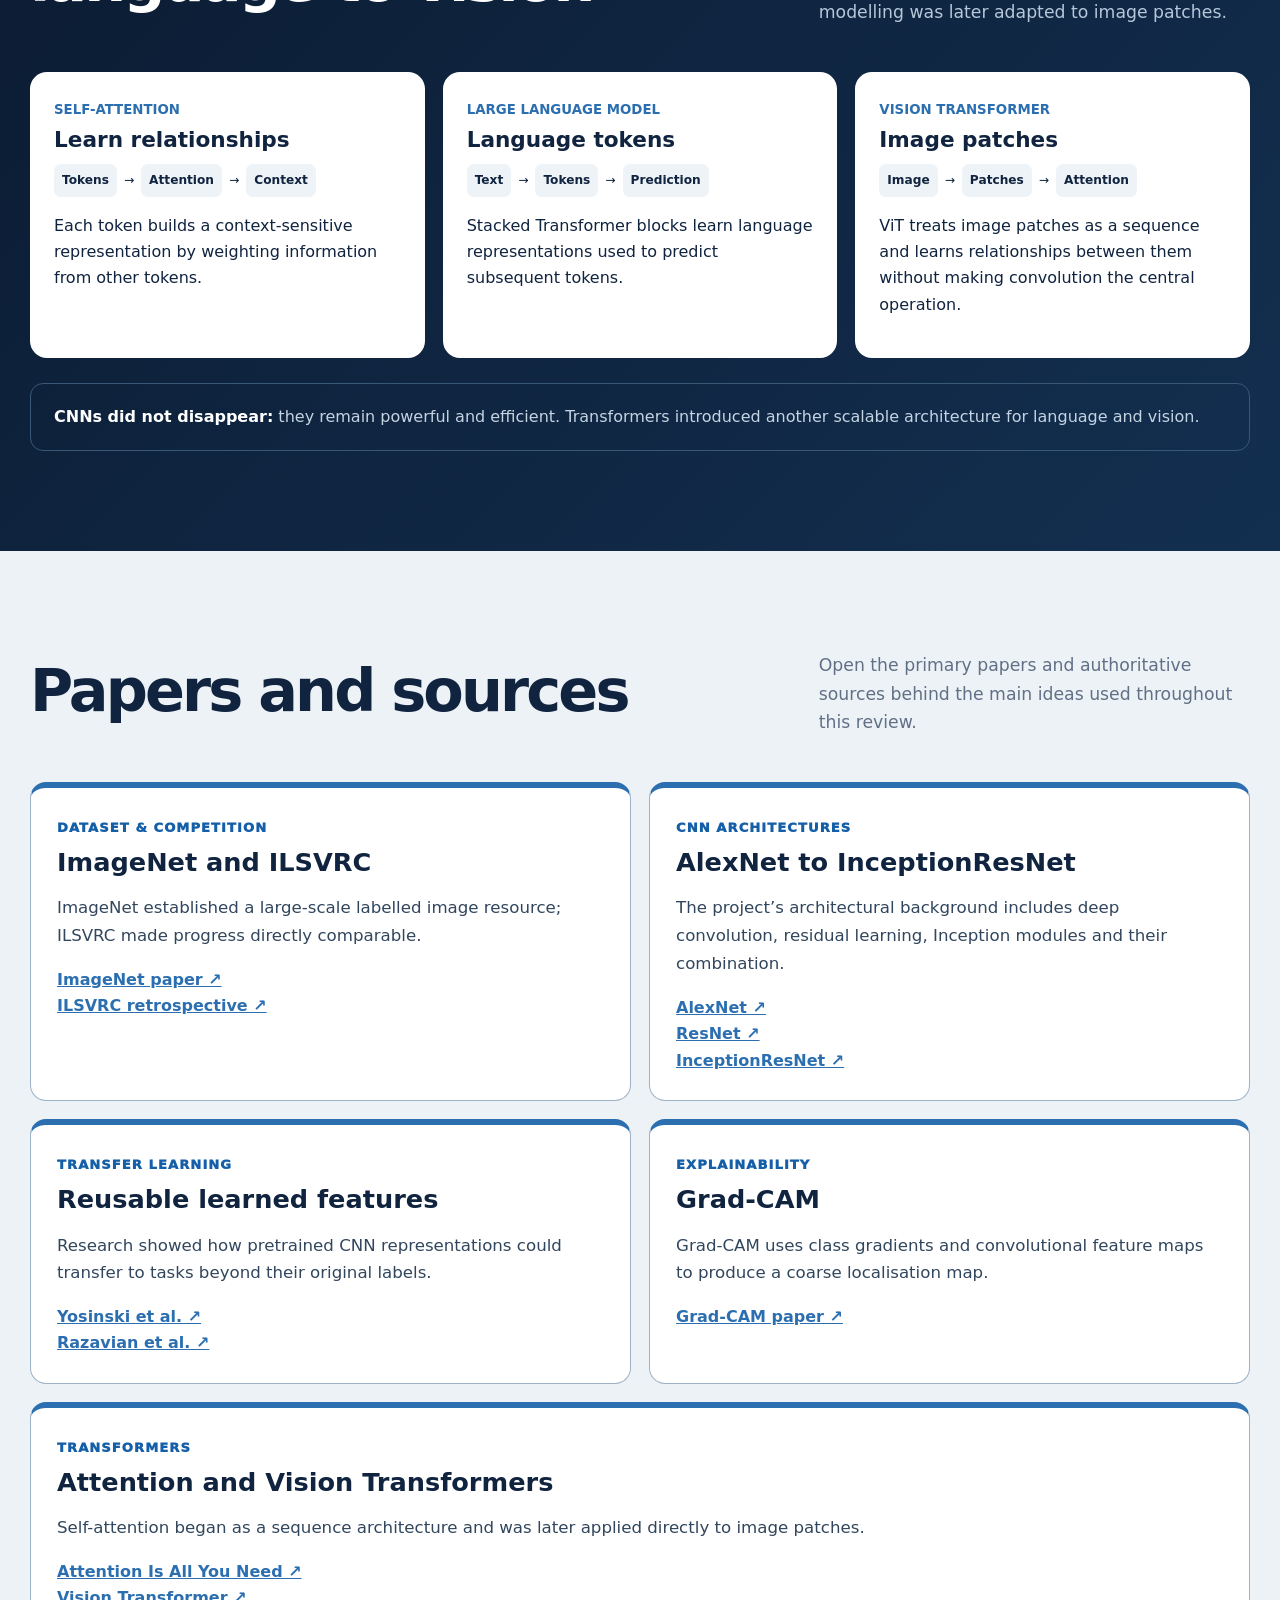
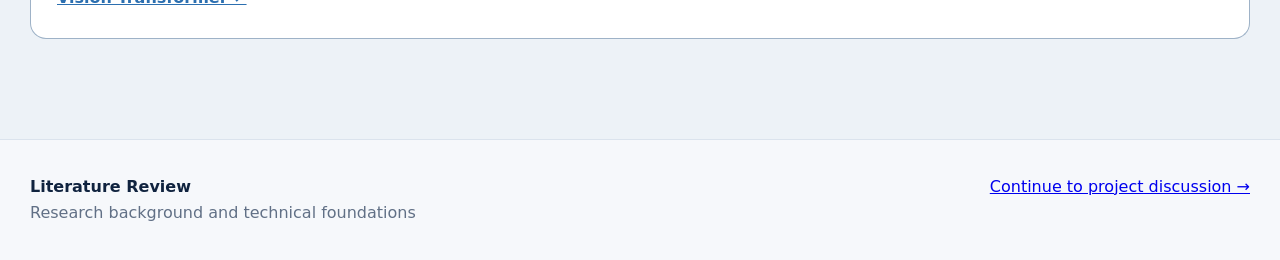
<file: website/theory.html>
<!doctype html>
<html lang="en">
<head>
  <meta charset="utf-8">
  <meta name="viewport" content="width=device-width,initial-scale=1">
  <meta name="description" content="Literature review for the Restricted Dog CNN Classifier: ImageNet, feature engineering, CNNs, transfer learning, training, Grad-CAM and Transformers.">
  <title>Literature Review · Restricted Dog CNN Classifier</title>
  <link rel="icon" href="favicon.svg" type="image/svg+xml">
  <link rel="stylesheet" href="styles.css?v=20260723-34">
  <script src="navigation.js?v=20260723-13" defer></script>
</head>
<body>
<header class="site-header">
  <div class="wrap nav">
    <a class="brand" href="index.html"><span class="brand-mark four-dot-mark" aria-hidden="true"><i></i><i></i><i></i><i></i></span><span>Restricted Dog CNN Classifier</span></a>
    <button class="menu-toggle" type="button" aria-expanded="false" aria-controls="primary-navigation" aria-label="Open navigation menu"><span class="menu-icon" aria-hidden="true"><i></i><i></i><i></i></span><span class="menu-label">Menu</span></button>
    <nav id="primary-navigation" aria-label="Primary navigation">
      <a href="index.html#context">Context</a><a href="index.html#data">Data</a><a href="index.html#benchmark">Benchmark</a><a href="index.html#fine">Fine-tune</a><a href="gradcam.html">Grad-CAM</a>
      <details class="nav-dropdown"><summary>Theory &amp; Methods</summary><div class="nav-dropdown-menu"><a href="#bitter-lesson"><strong>Feature engineering</strong><small>The Bitter Lesson and changing benchmarks</small></a><a href="#imagenet"><strong>ImageNet</strong><small>Scale and transfer learning</small></a><a href="#cnn"><strong>CNN foundations</strong><small>Filters, pooling and dense layers</small></a><a href="#training"><strong>Training methods</strong><small>Dropout, batch normalization and backpropagation</small></a><a href="#architectures"><strong>Architectures</strong><small>AlexNet through modern CNNs</small></a><a href="#gradcam"><strong>Grad-CAM</strong><small>Feature maps and class gradients</small></a><a href="#transformers"><strong>Transformers</strong><small>From local filters to patch attention</small></a></div></details>
      <details class="nav-dropdown"><summary>Links &amp; Resources</summary><div class="nav-dropdown-menu"><a href="documents.html?document=report"><strong>Report</strong><small>Read or download the dissertation</small></a><a href="documents.html?document=poster"><strong>Poster</strong><small>Research poster</small></a><a href="https://github.com/ronandownes/restricted-dog-cnn" target="_blank" rel="noopener"><strong>GitHub repository</strong><small>Code, results and notebooks</small></a></div></details>
    </nav>
  </div>
</header>
<main>
  <section class="theory-hero"><div class="wrap"><p class="eyebrow">Research background and technical foundations</p><h1>Literature Review</h1><p class="lede">Follow the research arc from engineered visual features through ImageNet and CNN transfer learning to Grad-CAM, Transformers and LLMs.</p><div class="theory-index"><a href="#binary-classifier">Binary classification</a><a href="#bitter-lesson">Feature engineering</a><a href="#benchmark-lifecycle">Benchmark lifecycle</a><a href="#imagenet">ImageNet</a><a href="#cnn">CNN foundations</a><a href="#training">Training</a><a href="#architectures">Architectures</a><a href="#metrics-link">Evaluation</a><a href="#gradcam">Grad-CAM</a><a href="#transformers">Transformers</a><a href="#sources">Sources</a></div></div></section>

  <section id="bitter-lesson" class="section"><div class="wrap"><div class="section-head"><div><p class="eyebrow">From hand-crafted rules to scalable learning</p><h2>Feature engineering and the Bitter Lesson</h2></div><p class="section-intro">Traditional computer-vision systems depended heavily on features designed by people. CNNs changed the division of labour: the model learned useful visual features directly from examples.</p></div><div class="paradigm-grid"><article><small>HAND-CRAFTED VISION</small><h3>Engineered features</h3><div class="mini-flow"><b>Image</b><i>→</i><b>SIFT / HOG</b><i>→</i><b>Classifier</b></div><p>Researchers specified which edges, corners, gradients and textures the system should measure.</p></article><article><small>DEEP LEARNING</small><h3>Learned representations</h3><div class="mini-flow"><b>Pixels</b><i>→</i><b>Convolutions</b><i>→</i><b>Features</b></div><p>Training discovered increasingly useful representations, from local patterns to class-relevant structures.</p></article><article><small>THE BITTER LESSON</small><h3>General methods that scale</h3><div class="mini-flow"><b>Data</b><i>+</i><b>Compute</b><i>+</i><b>Learning</b></div><p>Rich Sutton's argument is that scalable learning and search methods tend, over time, to outperform systems built around extensive human knowledge.</p></article></div><div class="pre-cnn-evidence"><h3>The 2010 and 2011 ImageNet winners</h3><div><article><time>2010 · NEC-UIUC</time><p>SIFT and LBP features were encoded using hand-designed representations and classified with a stochastic support vector machine.</p></article><article><time>2011 · XRCE</time><p>High-dimensional image signatures, compressed Fisher vectors and one-versus-all linear support vector machines won classification.</p></article><article class="turn"><time>2012 · AlexNet</time><p>A deep CNN learned its representations from RGB pixels and used GPU training. This was the decisive change—not merely another engineered descriptor.</p></article></div><p>ILSVRC began in 2010, so there were no 2008 or 2009 ILSVRC winners. Earlier computer-vision competitions and research also relied heavily on engineered descriptors such as SIFT and HOG.</p><a href="https://arxiv.org/abs/1409.0575" target="_blank" rel="noopener">Read the official ILSVRC retrospective ↗</a></div><p class="source-line"><a href="http://www.incompleteideas.net/IncIdeas/BitterLesson.html" target="_blank" rel="noopener">Read Rich Sutton's original “The Bitter Lesson” ↗</a></p></div></section>

  <section id="benchmark-lifecycle" class="section alt benchmark-lifecycle"><div class="wrap"><div class="section-head"><div><p class="eyebrow">A separate idea</p><h2>When a benchmark stops measuring the frontier</h2></div><p class="section-intro">This is not the Bitter Lesson. It is a recurring measurement problem: rapid model improvement can consume the useful headroom in a fixed test.</p></div><div class="benchmark-key"><h3>There is no authoritative total</h3><p>Thousands of AI benchmarks exist, and there is no agreed count of how many have “run out.” A benchmark may saturate, become contaminated, stop separating the strongest systems or be retired in favour of a harder task.</p></div><div class="benchmark-example-grid"><article><small>VISION</small><h3>ImageNet challenge</h3><p>ILSVRC produced a concentrated run of progress and held its final competition in 2017. ImageNet remained useful; the annual challenge ended and attention broadened.</p><a href="https://image-net.org/challenges/beyond_ilsvrc" target="_blank" rel="noopener">Official final-challenge workshop ↗</a></article><article><small>LANGUAGE</small><h3>GLUE → SuperGLUE</h3><p>GLUE had limited headroom after systems surpassed its non-expert human baseline, so its creators introduced the harder SuperGLUE suite.</p><a href="https://arxiv.org/abs/1905.00537" target="_blank" rel="noopener">Read the SuperGLUE paper ↗</a></article><article><small>MATHEMATICS</small><h3>GSM8K → harder maths</h3><p>GSM8K began as a difficult multi-step arithmetic test. Scores later approached the ceiling, encouraging corrected, harder and more contamination-resistant evaluations.</p><a href="https://arxiv.org/abs/2110.14168" target="_blank" rel="noopener">Read the original GSM8K paper ↗</a></article><article><small>PHYSICS &amp; SCIENCE</small><h3>New expert-level tests</h3><p>As standard question sets become less discriminating, researchers move towards graduate, diagram-based and novel problems such as GPQA, TPBench and newer expert-written suites.</p><a href="https://arxiv.org/abs/2502.15815" target="_blank" rel="noopener">See TPBench for theoretical physics ↗</a></article><article><small>CHESS &amp; GAMES</small><h3>The target changes</h3><p>Once engines exceeded human champions, “can it beat a person?” lost value as the frontier test. Evaluation shifted towards stronger engines, efficiency, generality and systems that learn several games.</p><a href="https://www.science.org/doi/10.1126/science.aar6404" target="_blank" rel="noopener">Read the AlphaZero paper ↗</a></article></div><div class="benchmark-key conclusion"><h3>The pattern</h3><p>Performance does not need to be literally exponential. When improvement is fast relative to a benchmark’s remaining difficulty, results bunch near the ceiling and the benchmark no longer distinguishes the frontier. Researchers then repair it, extend it or replace it.</p><p><b>CNNs did not end.</b> What ended was the period in which annual CNN gains on the ImageNet challenge largely defined progress in computer vision.</p></div></div></section>

  <section id="imagenet" class="section"><div class="wrap"><div class="section-head"><div><h2>ImageNet and transfer learning</h2></div><p class="section-intro">Large-scale supervised pretraining supplied reusable visual features. This project adapted those features to a much smaller binary classification task.</p></div><div class="learning-route"><div><small>PRETRAIN</small><b>ImageNet images</b><span>Learn general visual patterns</span></div><i>→</i><div><small>REUSE</small><b>Frozen CNN base</b><span>Preserve pretrained weights</span></div><i>→</i><div><small>ADAPT</small><b>New dense head</b><span>Restricted vs unrestricted</span></div><i>→</i><div><small>REFINE</small><b>Fine-tuning</b><span>Adjust the deepest features</span></div></div><div class="concept-grid three"><article class="concept"><h3>Why scale mattered</h3><p>More labelled categories and images allowed deep networks to learn increasingly useful representations rather than depending entirely on hand-engineered features.</p></article><article class="concept"><h3>What transfers</h3><p>Early and middle layers often detect edges, textures and shapes that remain useful beyond the original ImageNet classes.</p></article><article class="concept"><h3>What changes</h3><p>The final classifier is replaced. Later, a small part of the pretrained base may be unfrozen and adapted cautiously.</p></article></div><a class="return-link" href="index.html#benchmark">See transfer learning in the CNN benchmarks →</a></div></section>

  <section id="binary-classifier" class="section alt"><div class="wrap"><div class="section-head"><div><p class="eyebrow">The project task</p><h2>Restricted Dog Binary Classification Using CNNs</h2></div><p class="section-intro">The model does not identify thirty individual breeds. It answers one binary question: does this image belong to the project’s restricted or unrestricted class?</p></div><div class="concept-grid four"><article class="concept"><span class="pill">INPUT</span><h3>One dog image</h3><p>The image is resized for the selected CNN and converted into numerical pixel values.</p></article><article class="concept"><span class="pill">CNN</span><h3>Learned visual features</h3><p>An ImageNet-pretrained CNN transforms the pixels into feature signals representing useful visual patterns.</p></article><article class="concept"><span class="pill">OUTPUT</span><h3>One sigmoid score</h3><p>The dense output produces a score between 0 and 1 for the restricted class.</p><div class="formula-chip">0 = unrestricted · 1 = restricted</div></article><article class="concept"><span class="pill">DECISION</span><h3>Apply a threshold</h3><p>At 0.5, lower scores are classified as unrestricted and higher scores as restricted. Changing the threshold changes the errors.</p></article></div><div class="key-line"><strong>What “binary” means</strong><span>There are two output classes, not two dog breeds. Six represented restricted breeds were grouped into class 1, while 24 sampled comparison breeds were grouped into class 0.</span></div><div class="binary-evaluation"><div><h3>Why accuracy is not enough</h3><p>The test set contained many more unrestricted than restricted images. Precision, recall, F1 and the confusion matrix therefore reveal information that accuracy can hide.</p></div><div><h3>What the model actually decides</h3><p>It predicts membership of the two dataset groups. That is narrower than identifying ancestry or inferring behaviour from an image.</p></div></div><div class="buttons"><a class="btn primary" href="index.html#benchmark">See the six binary classifiers</a><a class="btn" href="metrics.html#confusion-matrix">Follow the prediction into a confusion matrix</a></div></div></section>

  <section id="cnn" class="section alt"><div class="wrap"><div class="section-head"><div><h2>CNN foundations</h2><p class="section-subtitle">Six ideas that turn pixels into a prediction</p></div><p class="section-intro">Each box begins with the essential idea. Open it when you want the mechanism, an example and its role in this project.</p></div><div class="theory-grid learning-grid">
    <details id="convolution" class="theory-card learning-card"><summary><span>01</span><h3>Convolution and kernels</h3><p>A small learned kernel slides across the image and produces a feature map.</p><div class="mini-flow"><b>Pixels</b><i>→</i><b>Kernel</b><i>→</i><b>Feature map</b></div><b class="learn-more">Open deeper lesson</b></summary><div class="deep-dive"><h4>What is being learned?</h4><p>The kernel contains weights. At every image location, it combines nearby pixel values into one response. Training changes those weights so that useful patterns produce strong responses.</p><h4>Why reuse the same kernel?</h4><p>Weight sharing lets the same pattern be recognised anywhere in the image. It also requires far fewer parameters than connecting every pixel independently.</p><h4>In this project</h4><p>The pretrained kernels already detected useful visual structure learned from ImageNet. Fine-tuning cautiously adjusted only the deepest part of that learned system.</p></div></details>
    <details id="activation" class="theory-card learning-card"><summary><span>02</span><h3>Activation functions</h3><p>ReLU introduces non-linearity, allowing the network to learn complex visual relationships.</p><div class="formula-chip">ReLU(x) = max(0, x)</div><b class="learn-more">Open deeper lesson</b></summary><div class="deep-dive"><h4>Why is non-linearity necessary?</h4><p>Without activation functions, many stacked layers would still behave like one linear transformation. ReLU keeps positive responses and sets negative responses to zero.</p><h4>What does that achieve?</h4><p>Different filters can become active for different visual patterns. Later layers can then combine these selective responses into more complex features.</p><h4>Do not confuse it with sigmoid</h4><p>ReLU is commonly used inside the CNN. Sigmoid was used at this project’s final output to produce one restricted-class probability.</p></div></details>
    <details id="pooling" class="theory-card learning-card"><summary><span>03</span><h3>Pooling and stride</h3><p>Feature maps shrink while important responses and broader spatial structure are retained.</p><div class="mini-flow"><b>Large map</b><i>→</i><b>Downsample</b><i>→</i><b>Compact map</b></div><b class="learn-more">Open deeper lesson</b></summary><div class="deep-dive"><h4>Two ways to reduce size</h4><p>Pooling summarises a small neighbourhood, while a strided convolution moves the kernel by more than one pixel. Both reduce width and height.</p><h4>Why reduce the map?</h4><p>It lowers computation and lets later units gather evidence from a larger part of the original image. Some precise location information is deliberately traded for compactness.</p><h4>Global average pooling</h4><p>This project’s classification head averaged every final feature map to one number, creating a compact feature vector before dropout and the dense output.</p></div></details>
    <details id="receptive-field" class="theory-card learning-card"><summary><span>04</span><h3>Receptive fields</h3><p>Deeper units combine evidence from progressively larger regions of the original image.</p><div class="receptive-mini"><i></i><i></i><i></i></div><b class="learn-more">Open deeper lesson</b></summary><div class="deep-dive"><h4>Local first, broader later</h4><p>An early activation depends on only a small patch. After several convolution and downsampling stages, one deep activation can be influenced by much more of the image.</p><h4>Why depth matters</h4><p>A deeper layer can combine edges into textures, textures into shapes and shapes into more class-relevant structures.</p><h4>Effective versus theoretical field</h4><p>A unit may theoretically receive information from a large area, but in practice some pixels influence it more strongly than others. Grad-CAM helps inspect where class-relevant deep activations occur.</p></div></details>
    <details id="dense" class="theory-card learning-card"><summary><span>05</span><h3>Dense or fully connected layers</h3><p>Every incoming feature connects through a learned weight to every neuron in the layer.</p><div class="formula-chip">Dense(1) + sigmoid → probability</div><b class="learn-more">Open deeper lesson</b></summary><div class="deep-dive"><h4>What reaches the dense layer?</h4><p>Not raw pixels. The CNN base has already converted the image into high-level feature signals, and global average pooling has compressed them into a vector.</p><h4>What does “fully connected” mean?</h4><p>Each feature value contributes through its own learned weight. A bias is added, producing the value passed to the activation function.</p><h4>In this project</h4><p>There was one output neuron. It learned how strongly the pooled features counted for or against the restricted class.</p></div></details>
    <details id="sigmoid" class="theory-card learning-card"><summary><span>06</span><h3>Sigmoid and threshold</h3><p>Sigmoid produces a score from 0 to 1; a decision threshold converts it into a class.</p><div class="probability-line"><i></i><b>0.5</b></div><b class="learn-more">Open deeper lesson</b></summary><div class="deep-dive"><h4>Score is not certainty</h4><p>The output is a model score interpreted as a restricted-class probability, but it should not automatically be treated as perfectly calibrated confidence.</p><h4>The threshold creates the label</h4><p>At a threshold of 0.5, scores at or above 0.5 become restricted predictions. Lowering the threshold usually catches more restricted dogs but may create more false positives.</p><h4>Why ROC-AUC and PR-AUC differ</h4><p>A single confusion matrix uses one threshold. ROC and precision–recall curves evaluate scores across many possible thresholds.</p></div></details>
  </div><a class="return-link" href="index.html#benchmark">Return to the model results →</a></div></section>

  <section id="training" class="section"><div class="wrap"><div class="section-head"><div><h2>Training methods</h2><p class="section-subtitle">Seven ideas that explain the frozen benchmark and fine-tuning</p></div><p class="section-intro">Begin with the frozen base, then follow the arc from error measurement and backward gradients to careful updates, regularisation and stopping.</p></div><div class="theory-grid learning-grid">
    <details id="frozen-base" class="theory-card learning-card featured"><summary><span>01</span><h3>Frozen CNN base</h3><p>The ImageNet feature extractor was reused, but its pretrained weights were not changed during the benchmark.</p><div class="mini-flow"><b>Frozen base</b><i>→</i><b>New head</b><i>→</i><b>Prediction</b></div><b class="learn-more">Open deeper lesson</b></summary><div class="deep-dive"><h4>What is the base?</h4><p>It is the large convolutional part of the network that turns pixels into useful feature signals. It arrived with weights already learned from ImageNet.</p><h4>What does frozen mean?</h4><p>The base still processed every image, but training did not update its weights. Only the new classification head learned during the six-model benchmark.</p><h4>Why freeze it?</h4><p>The project dataset was much smaller than ImageNet. Freezing preserved useful pretrained features, reduced computation and allowed the six CNNs to be compared under the same transfer-learning setup.</p><h4>What changed during fine-tuning?</h4><p>For the selected InceptionResNetV2 model, the final 20 base layers were unfrozen. Those deeper weights could then adapt cautiously while the earlier layers remained fixed.</p></div></details>
    <details id="backpropagation" class="theory-card learning-card featured"><summary><span>02</span><h3>Backpropagation</h3><p>Gradients carry information about the loss backwards through every trainable operation.</p><div class="mini-flow reverse"><b>Loss</b><i>←</i><b>Head</b><i>←</i><b>Unfrozen layers</b></div><b class="learn-more">Open deeper lesson</b></summary><div class="deep-dive"><h4>Forward first, backward second</h4><p>The image passes forward to produce a score and loss. Backpropagation then applies the chain rule from the output towards earlier trainable layers.</p><h4>What is a gradient?</h4><p>It indicates how a small change in a weight would change the loss. The optimiser uses that information to choose an update direction.</p><h4>Frozen means no update</h4><p>Gradients were used to update the new head and, during fine-tuning, the final 20 unfrozen base layers. The earlier frozen layers retained their pretrained weights.</p></div></details>
    <details id="dropout" class="theory-card learning-card featured"><summary><span>03</span><h3>Dropout</h3><p>Random activations are temporarily suppressed during training to reduce co-dependence.</p><div class="dropout-demo"><i></i><i class="off"></i><i></i><i></i><i class="off"></i><i></i></div><small>Project setting: Dropout 0.20</small><b class="learn-more">Open deeper lesson</b></summary><div class="deep-dive"><h4>What 0.20 means</h4><p>During each training step, 20% of the selected activations were randomly set to zero. A different pattern can be dropped on the next step.</p><h4>Why can this help?</h4><p>The classifier cannot always depend on exactly the same feature combination, which can improve generalisation.</p><h4>Training versus evaluation</h4><p>Dropout is active during training but disabled during validation and testing. The framework scales the activations so predictions remain comparable.</p></div></details>
    <details id="batch-normalization" class="theory-card learning-card featured"><summary><span>04</span><h3>Batch normalization</h3><p>Intermediate activations are normalised and then given a learned scale and shift.</p><div class="formula-chip">normalise → scale → shift</div><b class="learn-more">Open deeper lesson</b></summary><div class="deep-dive"><h4>Two kinds of state</h4><p>Batch normalization has trainable scale and shift parameters, plus moving mean and variance statistics used at inference.</p><h4>Why transfer learning needs care</h4><p>A small new dataset may produce unstable moving statistics. A layer can therefore be technically trainable while batch-normalization behaviour is deliberately kept in inference mode.</p><h4>Why architectures use it</h4><p>It can stabilise activation distributions and make optimisation easier, especially in deep networks.</p></div></details>
    <details id="fine-tuning-method" class="theory-card learning-card"><summary><span>05</span><h3>Fine-tuning</h3><p>The final 20 base layers were unfrozen so deeper features could adapt to the dog task.</p><div class="layer-unfreeze"><i></i><i></i><i></i><i class="open"></i><i class="open"></i></div><b class="learn-more">Open deeper lesson</b></summary><div class="deep-dive"><h4>It does not learn “in reverse”</h4><p>The error signal travels backwards, but every trainable weight is updated according to its gradient. The deepest layers were chosen because they encode more task-specific combinations than early edge detectors.</p><h4>Why not unfreeze everything?</h4><p>The project dataset was much smaller than ImageNet. Restricting adaptation reduced the risk of destroying useful pretrained representations or overfitting.</p><h4>What changed in the result?</h4><p>Accuracy, precision and F1 rose, while restricted-class recall fell slightly. Fine-tuning changed the error trade-off; it did not improve every metric.</p></div></details>
    <details id="learning-rate" class="theory-card learning-card"><summary><span>06</span><h3>Learning rate and Adam</h3><p>A low rate controlled the size of weight updates in the newly unfrozen layers.</p><div class="formula-chip">Adam · 0.00001</div><b class="learn-more">Open deeper lesson</b></summary><div class="deep-dive"><h4>Step size matters</h4><p>A rate that is too large can overwrite useful ImageNet features. A rate that is too small may adapt too slowly within the available epochs.</p><h4>What Adam adds</h4><p>Adam maintains moving estimates of gradient direction and magnitude, adapting effective updates for different parameters.</p><h4>Why 1e-5?</h4><p>Fine-tuning usually calls for more cautious updates than training a new classification head. Here, 1e-5 means 0.00001.</p></div></details>
    <details id="early-stopping" class="theory-card learning-card"><summary><span>07</span><h3>Validation and early stopping</h3><p>Validation performance determined when to stop and which checkpoint to retain.</p><div class="mini-flow"><b>Train</b><i>→</i><b>Validate</b><i>→</i><b>Keep best</b></div><b class="learn-more">Open deeper lesson</b></summary><div class="deep-dive"><h4>Training data updates the model</h4><p>The optimiser learns from training batches. Validation data checks performance between epochs but must not be used to make gradient updates.</p><h4>What patience 4 means</h4><p>Training could continue through four epochs without the monitored improvement before stopping, allowing for normal fluctuation.</p><h4>Best is not necessarily last</h4><p>The retained checkpoint came from the strongest monitored validation point. The held-out test set was then reserved for final evaluation.</p></div></details>
  </div><div class="buttons"><a class="btn primary" href="index.html#fine">See the fine-tuning comparison</a><a class="btn" href="learning-curves.html">Learn to read learning curves</a></div></div></section>

  <section id="architectures" class="section alt"><div class="wrap"><div class="section-head benchmark-heading"><div><h2>CNN architecture gallery</h2><p class="section-subtitle">Each architecture changed the information route through the network. The diagrams show the design idea—not every individual layer.</p></div></div><div class="architecture-gallery">
    <article id="alexnet"><time>2012</time><h3>AlexNet</h3><p>Deep CNN breakthrough at ImageNet scale.</p><div class="arch-diagram linear"><b>Image</b><i>Conv</i><i>Pool</i><i>Conv ×3</i><i>Dense</i><b>Class</b></div></article>
    <article id="vgg16"><time>2014</time><h3>VGG16</h3><p>Uniform stacks of small 3×3 convolutions.</p><div class="arch-diagram linear"><b>Image</b><i>3×3 ×2</i><i>Pool</i><i>3×3 ×3</i><i>Pool</i><b>Head</b></div><a href="index.html#benchmark">See VGG16 result →</a></article>
    <article id="resnet50"><time>2015</time><h3>ResNet50</h3><p>Identity shortcuts let information bypass transformations.</p><div class="arch-diagram residual"><b>Input</b><i>Conv path</i><em>+</em><b>Output</b><span>identity shortcut</span></div><a href="index.html#benchmark">See ResNet50 result →</a></article>
    <article id="inceptionv3"><time>2015</time><h3>InceptionV3</h3><p>Parallel branches collect evidence at several spatial scales.</p><div class="arch-diagram branches"><b>Input</b><div><i>1×1</i><i>3×3</i><i>5×5</i><i>Pool</i></div><b>Concat</b></div><a href="index.html#benchmark">See InceptionV3 result →</a></article>
    <article id="xception"><time>2016</time><h3>Xception</h3><p>Spatial filtering is separated from channel mixing.</p><div class="arch-diagram linear"><b>Input</b><i>Depthwise</i><i>1×1 pointwise</i><i>Residual</i><b>Output</b></div><a href="index.html#benchmark">See Xception result →</a></article>
    <article id="inceptionresnetv2" class="winner"><time>2016</time><h3>InceptionResNetV2</h3><p>Multi-scale branches plus residual addition—the benchmark winner.</p><div class="arch-diagram hybrid"><b>Input</b><div><i>Branch A</i><i>Branch B</i><i>Branch C</i></div><em>+</em><span>shortcut</span><b>Output</b></div><a href="index.html#fine">See the winner fine-tuned →</a></article>
    <article id="nasnetmobile"><time>2017</time><h3>NASNetMobile</h3><p>Normal and reduction cells found through architecture search.</p><div class="arch-diagram linear"><b>Stem</b><i>Normal cell</i><i>Reduction</i><i>Normal cell</i><b>Head</b></div><a href="index.html#benchmark">See NASNetMobile result →</a></article>
  </div></div></section>

  <section id="metrics-link" class="section"><div class="wrap"><div class="section-head"><div><h2>Evaluation methods</h2></div><p class="section-intro">Accuracy, precision, recall and F1 ask different questions. A confusion matrix provides their underlying counts, while PR-AUC uses scores across thresholds.</p></div><div class="buttons"><a class="btn primary" href="metrics.html">Open the metrics guide</a><a class="btn" href="index.html#benchmark">Apply it to the benchmark</a></div></div></section>

  <section id="gradcam" class="section alt"><div class="wrap"><div class="section-head"><div><h2>Grad-CAM theory</h2></div><p class="section-intro">Grad-CAM links a chosen class score to spatial feature maps in a deep convolutional layer.</p></div><div class="learning-route"><div><small>1</small><b>Class score</b><span>Select the output to explain</span></div><i>→</i><div><small>2</small><b>Gradients</b><span>Measure feature-map influence</span></div><i>→</i><div><small>3</small><b>Weighted maps</b><span>Combine spatial activations</span></div><i>→</i><div><small>4</small><b>ReLU + resize</b><span>Overlay positive evidence</span></div></div><div class="key-line caution"><strong>Interpretation limit</strong><span>A plausible heatmap does not prove that the model reasoned like a human.</span></div><a class="return-link" href="gradcam.html">Explore the twelve Grad-CAM cases →</a></div></section>

  <section id="transformers" class="section transformer-section"><div class="wrap"><div class="section-head light-head"><div><h2>Transformers: from language to vision</h2></div><p class="section-intro">Transformers use self-attention to learn relationships between tokens. The same architecture that transformed language modelling was later adapted to image patches.</p></div><div class="paradigm-grid"><article><small>SELF-ATTENTION</small><h3>Learn relationships</h3><div class="mini-flow"><b>Tokens</b><i>→</i><b>Attention</b><i>→</i><b>Context</b></div><p>Each token builds a context-sensitive representation by weighting information from other tokens.</p></article><article><small>LARGE LANGUAGE MODEL</small><h3>Language tokens</h3><div class="mini-flow"><b>Text</b><i>→</i><b>Tokens</b><i>→</i><b>Prediction</b></div><p>Stacked Transformer blocks learn language representations used to predict subsequent tokens.</p></article><article><small>VISION TRANSFORMER</small><h3>Image patches</h3><div class="mini-flow"><b>Image</b><i>→</i><b>Patches</b><i>→</i><b>Attention</b></div><p>ViT treats image patches as a sequence and learns relationships between them without making convolution the central operation.</p></article></div><div class="transformer-note"><b>CNNs did not disappear:</b> they remain powerful and efficient. Transformers introduced another scalable architecture for language and vision.</div></div></section>
  <section id="sources" class="section alt"><div class="wrap"><div class="section-head"><div><h2>Papers and sources</h2></div><p class="section-intro">Open the primary papers and authoritative sources behind the main ideas used throughout this review.</p></div><div class="benchmark-example-grid"><article><small>DATASET &amp; COMPETITION</small><h3>ImageNet and ILSVRC</h3><p>ImageNet established a large-scale labelled image resource; ILSVRC made progress directly comparable.</p><a href="https://image-net.org/static_files/papers/imagenet_cvpr09.pdf" target="_blank" rel="noopener">ImageNet paper ↗</a><br><a href="https://arxiv.org/abs/1409.0575" target="_blank" rel="noopener">ILSVRC retrospective ↗</a></article><article><small>CNN ARCHITECTURES</small><h3>AlexNet to InceptionResNet</h3><p>The project’s architectural background includes deep convolution, residual learning, Inception modules and their combination.</p><a href="https://proceedings.neurips.cc/paper_files/paper/2012/file/c399862d3b9d6b76c8436e924a68c45b-Paper.pdf" target="_blank" rel="noopener">AlexNet ↗</a><br><a href="https://arxiv.org/abs/1512.03385" target="_blank" rel="noopener">ResNet ↗</a><br><a href="https://arxiv.org/abs/1602.07261" target="_blank" rel="noopener">InceptionResNet ↗</a></article><article><small>TRANSFER LEARNING</small><h3>Reusable learned features</h3><p>Research showed how pretrained CNN representations could transfer to tasks beyond their original labels.</p><a href="https://arxiv.org/abs/1411.1792" target="_blank" rel="noopener">Yosinski et al. ↗</a><br><a href="https://openaccess.thecvf.com/content_cvpr_workshops_2014/W15/html/Razavian_CNN_Features_Off-the-Shelf_2014_CVPR_paper.html" target="_blank" rel="noopener">Razavian et al. ↗</a></article><article><small>EXPLAINABILITY</small><h3>Grad-CAM</h3><p>Grad-CAM uses class gradients and convolutional feature maps to produce a coarse localisation map.</p><a href="https://arxiv.org/abs/1610.02391" target="_blank" rel="noopener">Grad-CAM paper ↗</a></article><article><small>TRANSFORMERS</small><h3>Attention and Vision Transformers</h3><p>Self-attention began as a sequence architecture and was later applied directly to image patches.</p><a href="https://arxiv.org/abs/1706.03762" target="_blank" rel="noopener">Attention Is All You Need ↗</a><br><a href="https://arxiv.org/abs/2010.11929" target="_blank" rel="noopener">Vision Transformer ↗</a></article></div></div></section>
</main>
<footer><div class="wrap footer-grid"><div><b>Literature Review</b><span>Research background and technical foundations</span></div><div><a href="discussion.html">Continue to project discussion →</a></div></div></footer>
</body>
</html>
</file>
<file: website/styles.css>
:root{--bg:#f6f8fb;--surface:#fff;--ink:#10233f;--muted:#617086;--line:#dbe3ed;--navy:#173f73;--blue:#2c6fb0;--lightblue:#eaf2fa;--green:#22865a;--orange:#d87922;--red:#c84444;--dark:#0b1b31;--radius:20px;--shadow:0 18px 45px rgba(23,63,115,.09)}
*{box-sizing:border-box}
html{scroll-behavior:smooth}
body{margin:0;font-family:Inter,"Segoe UI",system-ui,sans-serif;background:var(--bg);color:var(--ink);line-height:1.65}
.wrap{width:min(1220px,calc(100% - 48px));margin:auto}
.site-header{position:sticky;top:0;z-index:30;background:rgba(246,248,251,.94);backdrop-filter:blur(16px);border-bottom:1px solid var(--line)}
.nav{position:relative;min-height:70px;display:flex;align-items:center;justify-content:space-between;gap:28px}
.brand{display:flex;align-items:center;gap:10px;text-decoration:none;color:var(--ink);font-weight:850}
.brand-mark{width:38px;height:38px;display:grid;place-items:center;background:var(--navy);color:#fff;border-radius:11px;font-size:.8rem}
.brand-mark.four-dot-mark{grid-template-columns:repeat(2,8px);grid-template-rows:repeat(2,8px);gap:4px;padding:0;background:#fff;border:1px solid var(--line);box-shadow:0 5px 14px rgba(16,37,68,.1)}
.four-dot-mark i{display:block;width:8px;height:8px;border-radius:50%}
.four-dot-mark i:nth-child(1){background:#e63329}
.four-dot-mark i:nth-child(2){background:#3fae49}
.four-dot-mark i:nth-child(3){background:#2d7dd2}
.four-dot-mark i:nth-child(4){background:#1a1a1a}
.menu-toggle{display:none;align-items:center;gap:10px;min-height:46px;padding:8px 12px;border:1px solid var(--line);border-radius:11px;background:#fff;color:var(--ink);font:inherit;font-weight:850;cursor:pointer}
.menu-toggle:focus-visible{outline:3px solid rgba(44,111,176,.3);outline-offset:3px}
.menu-icon{display:grid;gap:4px;width:24px}
.menu-icon i{display:block;width:24px;height:3px;border-radius:999px;background:var(--navy);transition:transform .2s ease,opacity .2s ease}
.menu-toggle[aria-expanded="true"] .menu-icon i:first-child{transform:translateY(7px) rotate(45deg)}
.menu-toggle[aria-expanded="true"] .menu-icon i:nth-child(2){opacity:0}
.menu-toggle[aria-expanded="true"] .menu-icon i:last-child{transform:translateY(-7px) rotate(-45deg)}
.nav nav{display:flex;gap:22px}
.nav nav a{color:var(--muted);text-decoration:none;font-size:.9rem;font-weight:700}
.nav nav a:hover{color:var(--blue)}
.nav-dropdown{position:relative}
.nav-dropdown summary{display:flex;align-items:center;list-style:none;color:var(--muted);font-size:1rem;font-weight:850;line-height:1.5;cursor:pointer}
.nav-dropdown summary::-webkit-details-marker{display:none}
.nav-dropdown summary::after{content:"▾";margin-left:.42rem;font-size:.85rem;transition:transform .18s ease}
.nav-dropdown[open] summary::after{transform:rotate(180deg)}
.nav-dropdown summary:hover,.nav-dropdown[open] summary{color:var(--blue)}
.nav-dropdown summary:focus-visible{outline:3px solid rgba(44,111,176,.3);outline-offset:5px;border-radius:5px}
.nav-dropdown-menu{position:absolute;right:0;top:calc(100% + 16px);z-index:50;display:grid;gap:5px;width:340px;max-height:min(72vh,620px);overflow-y:auto;overscroll-behavior:contain;scrollbar-gutter:stable;padding:12px;background:#fff;border:1px solid var(--line);border-top:4px solid var(--blue);border-radius:14px;box-shadow:var(--shadow)}
.nav-dropdown:first-of-type .nav-dropdown-menu{right:auto;left:0}
.nav-dropdown-menu a{display:block;overflow:hidden;padding:14px 14px;border-radius:9px;font-size:.97rem!important;line-height:1.25;white-space:nowrap}
.nav-dropdown-menu a:hover{background:var(--lightblue)}
.nav-dropdown-menu strong{display:block;overflow:hidden;color:var(--ink);font-size:1rem;text-overflow:ellipsis}
.nav-dropdown-menu small{display:none}
.nav-dropdown-menu .explained-link small{display:block;margin-top:3px;color:var(--muted);font-size:.82rem;font-weight:650}
.hero{padding:105px 0 90px;background:radial-gradient(circle at 80% 20%,#dceafa 0,transparent 28%),linear-gradient(135deg,#fff 0,#f4f8fc 55%,#edf4fb 100%)}
.hero-grid{display:grid;grid-template-columns:1.45fr .75fr;gap:70px;align-items:center}
.eyebrow,.chapter{text-transform:uppercase;letter-spacing:.13em;font-weight:900;font-size:.74rem;color:var(--blue);margin:0 0 10px}
.chapter.light{color:#9fc5ed}
h1{font-size:clamp(3.3rem,7vw,6.7rem);line-height:.92;letter-spacing:-.065em;margin:.25rem 0 1.5rem;max-width:900px}
h1 span{color:var(--blue)}
h2{font-size:clamp(2.25rem,4.6vw,4.25rem);line-height:1.02;letter-spacing:-.048em;margin:.2rem 0 1rem}
h3{font-size:1.35rem;line-height:1.15;margin:.4rem 0 .7rem}
.lede{font-size:1.3rem;color:var(--muted);max-width:760px}
.byline{margin-top:24px;color:var(--muted);font-size:.92rem}
.buttons{display:flex;gap:12px;flex-wrap:wrap;margin-top:30px}
.btn{border:1px solid var(--line);background:#fff;color:var(--ink);border-radius:999px;padding:12px 19px;text-decoration:none;font-weight:800;cursor:pointer}
.btn.primary{background:var(--navy);color:#fff;border-color:var(--navy)}
.btn:disabled{opacity:.35}
.hero-map{background:#fff;border:1px solid var(--line);padding:25px;border-radius:26px;box-shadow:var(--shadow)}
.hero-map div{padding:14px 16px;border-left:4px solid #b9cce1}
.hero-map div.accent{border-color:var(--orange);background:#fff8ef}
.hero-map small,.hero-map span{display:block;color:var(--muted)}
.hero-map b{display:block;font-size:1.25rem}
.hero-map i{display:block;font-style:normal;margin:0 0 0 21px;color:#8ba0b8}
.chapter-strip{background:var(--navy);color:#fff}
.chapter-strip .wrap{min-height:58px;display:flex;align-items:center;justify-content:space-between;gap:12px;font-weight:800;font-size:.88rem}
.chapter-strip i{font-style:normal;color:#80a9d2}
.section{padding:100px 0}
.section.alt{background:#edf2f7}
.section-head{display:grid;grid-template-columns:1.25fr .75fr;gap:70px;align-items:end;margin-bottom:45px}
.section-intro{font-size:1.08rem;color:var(--muted);margin:0}
.section-subtitle{max-width:820px;margin:0;color:var(--muted);font-size:1.18rem;line-height:1.55}
.concept-grid{display:grid;gap:18px}
.concept-grid.three{grid-template-columns:repeat(3,1fr)}
.concept-grid.four{grid-template-columns:repeat(4,1fr)}
.concept{position:relative;background:#fff;border:1px solid var(--line);border-radius:var(--radius);padding:28px;box-shadow:0 8px 28px rgba(23,63,115,.05)}
.concept.featured{border-top:5px solid var(--blue)}
.concept .number{display:grid;place-items:center;width:34px;height:34px;border-radius:50%;background:var(--lightblue);color:var(--blue);font-weight:900}
.concept p{color:var(--muted)}
.mini-flow{display:flex;align-items:center;gap:7px;flex-wrap:wrap;font-size:.76rem}
.mini-flow b{background:#eef3f8;padding:6px 8px;border-radius:7px}
.mini-flow i{font-style:normal}
.big-stat{margin-top:20px}
.big-stat b{display:block;font-size:3rem;color:var(--blue);line-height:1}
.big-stat span{color:var(--muted)}
.key-line{display:grid;grid-template-columns:180px 1fr;gap:20px;margin-top:25px;padding:20px 24px;background:#fff;border-left:5px solid var(--blue);border-radius:12px;box-shadow:0 7px 22px rgba(23,63,115,.05)}
.key-line strong{color:var(--blue)}
.cnn-demo{display:grid;grid-template-columns:auto auto auto auto 1fr;align-items:center;gap:25px;background:var(--dark);color:#fff;border-radius:24px;padding:34px;margin-bottom:22px}
.image-grid,.kernel{display:grid;grid-template-columns:repeat(3,38px);gap:4px}
.image-grid span{height:38px;background:#45617e;border-radius:3px}
.image-grid .hot{background:#d8e8f7}
.kernel span{height:38px;display:grid;place-items:center;background:#fff;color:var(--ink);border-radius:3px;font-weight:800}
.demo-arrow{font-size:2rem;color:#8fb5da}
.feature-map{padding:25px;border:1px solid #49647e;border-radius:14px}
.feature-map b,.feature-map span{display:block}
.feature-map span{color:#a9bed2;font-size:.9rem}
.pill{display:inline-block;background:var(--lightblue);color:var(--blue);padding:5px 9px;border-radius:999px;font-size:.72rem;font-weight:900;text-transform:uppercase;letter-spacing:.07em}
.receptive{display:flex;align-items:stretch;gap:10px;margin-top:22px}
.receptive div{flex:1;background:#fff;border:1px solid var(--line);padding:17px;border-radius:13px}
.receptive .selected{background:var(--navy);color:#fff}
.receptive small,.receptive b{display:block}
.receptive small{font-size:.66rem;color:var(--muted);font-weight:850}
.receptive .selected small{color:#b7d0e9}
.receptive i{align-self:center;font-style:normal;color:var(--blue)}
.timeline{position:relative;display:grid;grid-template-columns:repeat(4,1fr);gap:16px}
.timeline article{background:#fff;border:1px solid var(--line);border-top:5px solid var(--blue);border-radius:16px;padding:22px;min-height:235px}
.timeline time{color:var(--blue);font-weight:900}
.timeline article>b{display:block;font-size:.92rem}
.timeline p{color:var(--muted);font-size:.9rem}
.timeline .vit{background:#fff8ef;border-top-color:var(--orange)}
.timeline .vit time{color:var(--orange)}
.transfer-band{background:var(--dark);color:#fff}
.transfer-grid{display:grid;grid-template-columns:1fr .8fr;gap:80px;align-items:center}
.transfer-grid p:not(.chapter){color:#b7c8d9;font-size:1.1rem}
.transfer-stack div{background:#142b47;border:1px solid #294563;border-radius:14px;padding:18px}
.transfer-stack span,.transfer-stack b{display:block}
.transfer-stack span{color:#9eb5cc;font-size:.8rem}
.transfer-stack i{display:block;margin:7px 0 7px 18px;color:#88a9c9;font-style:normal}
.transfer-stack .highlight{border-color:#6ea7dd;background:#173f73}
.head-lesson{margin-top:48px;padding-top:38px;border-top:1px solid #294563}
.head-route{display:grid;grid-template-columns:repeat(9,auto);gap:10px;align-items:stretch}
.head-route>div{background:#142b47;border:1px solid #294563;border-radius:14px;padding:17px;min-width:0}
.head-route small,.head-route b,.head-route span{display:block}
.head-route small{color:#8fb5da;font-size:.68rem;font-weight:900;letter-spacing:.07em}
.head-route span{color:#b7c8d9;font-size:.84rem;margin-top:8px}
.head-route>i{align-self:center;color:#88a9c9;font-style:normal}
.head-route .head-output{background:#173f73;border-color:#6ea7dd}
.dense-definition{display:grid;grid-template-columns:.55fr 1.45fr;gap:28px;margin-top:24px;background:#fff;color:var(--ink);border-radius:16px;padding:27px}
.dense-definition p{margin:0;color:var(--muted)}
.dense-definition p+p{margin-top:12px}
.stepper{display:flex;justify-content:space-between;align-items:center;gap:16px;margin:25px 0}
.stepper>div{text-align:center;display:flex;flex-direction:column}
.stepper strong{font-size:1.45rem}
.stepper small,.stepper span{color:var(--muted)}
.grid-two{display:grid;grid-template-columns:1.4fr .75fr;gap:18px}
.benchmark-results{display:grid;grid-template-columns:1.25fr .85fr;gap:18px;align-items:stretch}
.chart-box,.panel,.cm-card{background:#fff;border:1px solid var(--line);border-radius:var(--radius);box-shadow:var(--shadow)}
.chart-box{height:490px;padding:24px}
.chart-box.tall{height:520px}
.labelled-visual{display:flex;flex-direction:column;height:535px}
.canvas-stage{position:relative;flex:1;min-height:0}
.visual-identity{margin:0 0 14px;padding:10px 13px;border-left:5px solid var(--blue);background:#edf5fc;border-radius:0 9px 9px 0}
.visual-identity small,.visual-identity strong{display:block}
.visual-identity small{color:var(--blue);font-size:.7rem;font-weight:900;letter-spacing:.08em}
.visual-identity strong{margin-top:2px;color:var(--navy);font-size:1.15rem}
.result-panel>.visual-identity:first-child{margin-top:-7px}
.panel{padding:27px}
.tiles{display:grid;grid-template-columns:1fr 1fr;gap:10px;margin-top:20px}
.benchmark-tiles{grid-template-columns:repeat(4,1fr);margin-top:14px}
.tile{background:#f8fafc;border-top:4px solid var(--c);border-radius:10px;padding:12px}
.tile small{display:block;color:var(--muted)}
.tile b{font-size:1.25rem}
.architecture-panel{margin-top:18px;background:#fff;border:1px solid var(--line);border-left:6px solid var(--blue);border-radius:var(--radius);padding:25px;box-shadow:var(--shadow)}
.architecture-panel small{color:var(--blue);font-weight:900;letter-spacing:.06em}
.architecture-panel h3{margin:.35rem 0}
.architecture-panel p{color:var(--muted)}
.architecture-route{display:flex;align-items:center;gap:9px;flex-wrap:wrap;margin:18px 0}
.architecture-route b{background:var(--lightblue);color:var(--navy);padding:9px 12px;border-radius:9px}
.architecture-route i{font-style:normal;color:var(--blue)}
.architecture-why{margin-bottom:0}
.deltas{display:grid;grid-template-columns:repeat(4,1fr);gap:12px;margin-top:18px}
.delta{background:#fff;border:1px solid var(--line);border-radius:14px;padding:14px 16px;border-top:4px solid var(--orange)}
.delta.up{border-top-color:var(--green)}
.delta.down{border-top-color:var(--red)}
.delta.metric-change{border-top-color:var(--c)}
.delta span{display:block;color:var(--muted);font-size:.86rem}
.trade{display:grid;grid-template-columns:repeat(3,1fr);gap:18px;margin-top:18px}
.trade div{display:flex;flex-direction:column;background:#fff;border:1px solid var(--line);border-radius:var(--radius);padding:22px}
.trade b{font-size:1.9rem}
.trade .good{border-top:5px solid var(--green)}
.trade .bad{border-top:5px solid var(--red)}
.fine-process{display:grid;grid-template-columns:repeat(5,1fr);gap:14px;margin-bottom:22px}
.fine-process article{background:#fff;border:1px solid var(--line);border-radius:15px;padding:20px;position:relative}
.fine-process article>span{display:grid;place-items:center;width:34px;height:34px;border-radius:50%;background:var(--navy);color:#fff;font-weight:900;margin-bottom:15px}
.fine-process small{color:var(--blue);font-size:.67rem;font-weight:900;letter-spacing:.06em}
.fine-process h3{font-size:1.05rem;margin:.4rem 0}
.fine-process p{font-size:.9rem;color:var(--muted);margin-bottom:0}
.fine-boundary{display:grid;grid-template-columns:auto 1fr;gap:14px;background:#fff2dd;border:1px solid #e7c99f;border-radius:13px;padding:18px 20px;margin-bottom:22px}
.fine-boundary strong{color:#8a541c}
.fine-stepper{margin-top:26px}
.fine-stepper>div{max-width:620px}
.fine-stepper>div span{font-size:.92rem;margin-top:4px}
.fine-stepper+.chart-box{height:430px}
.cm-wrap{display:grid;grid-template-columns:1fr auto 1fr;gap:18px;align-items:center}
.cm-card{padding:24px}
.cm-card.selected{outline:3px solid rgba(44,111,176,.18)}
.cm-title{display:flex;justify-content:space-between}
.cm-title>span{background:var(--lightblue);padding:7px 10px;border-radius:999px;height:max-content;font-weight:850}
.matrix{display:grid;grid-template-columns:1fr 1fr;gap:8px;margin-top:18px}
.matrix>div{position:relative;min-height:145px;border-radius:14px;padding:14px;display:flex;flex-direction:column;align-items:center;justify-content:center}
.matrix b{font-size:2.6rem}
.matrix em{position:absolute;right:10px;top:10px;font-style:normal;font-weight:900;font-size:.75rem}
.matrix .ok:first-child{background:#173f73;color:#fff}
.matrix .ok:last-child{background:#b9d1e8;color:var(--ink)}
.matrix .warn{background:#edf4fb;color:var(--ink)}
.matrix .badcell{background:#f5f8fc;color:var(--ink);border:1px solid #d6e2ef}
.matrix .ok:first-child small{color:#dbeafa}
.fine-matrices{display:grid;grid-template-columns:1fr 1fr;gap:18px;margin-top:22px}
.compact-matrix{position:relative;display:grid;grid-template-columns:72px 1fr;grid-template-rows:auto auto 1fr;gap:6px;margin-top:22px;padding:0 0 0 18px}
.matrix-axis{color:var(--muted);font-size:.72rem;font-weight:850;letter-spacing:.03em}
.matrix-axis.top{grid-column:2;text-align:center}
.matrix-axis.side{position:absolute;left:-17px;top:55%;transform:rotate(-90deg);transform-origin:center}
.matrix-labels{color:var(--muted);font-size:.68rem;font-weight:750}
.matrix-labels.columns{grid-column:2;display:grid;grid-template-columns:1fr 1fr;text-align:center}
.matrix-labels.rows{grid-column:1;display:grid;grid-template-rows:1fr 1fr;align-items:center;text-align:right;padding-right:5px}
.matrix-cells{grid-column:2;display:grid;grid-template-columns:1fr 1fr;gap:5px}
.matrix-cells>div{min-height:108px;border-radius:10px;display:flex;flex-direction:column;align-items:center;justify-content:center;padding:8px;text-align:center}
.matrix-cells small{font-size:.67rem;font-weight:750}
.matrix-cells b{font-size:2rem;line-height:1.1}
.cm-tn{background:#173f73;color:#fff}
.cm-tn small{color:#dbeafa}
.cm-tp{background:#b9d1e8}
.cm-fp{background:#edf4fb}
.cm-fn{background:#f5f8fc;border:1px solid #d6e2ef}
.matrix-differences .delta-good{background:#dff3e9;color:#155f42;border:1px solid #a9d8c2}
.matrix-differences .delta-bad{background:#fde8e8;color:#9b2f2f;border:1px solid #edbcbc}
.matrix-differences small{color:inherit}
.matrix-balance{margin:16px 0 0;color:var(--muted);font-size:.92rem}
.matrix-help{display:inline-block;margin-top:14px;color:var(--navy);font-weight:850}
.change-list{display:grid;gap:10px;margin-top:22px}
.change-list>div{display:flex;align-items:center;justify-content:space-between;gap:14px;padding:14px 16px;background:#edf5fb;border-left:5px solid var(--blue);border-radius:10px}
.change-list>div.down{background:#fff1f1;border-left-color:var(--red)}
.change-list span,.change-list small{color:var(--muted)}
.change-list b{font-size:1.15rem;white-space:nowrap}
.change-list.errors>div{display:grid;grid-template-columns:1fr auto;gap:0 12px}
.change-list.errors small{grid-column:1/-1}
.arrow{font-size:2.5rem;color:var(--blue)}
.grad-explain{display:flex;align-items:center;justify-content:center;gap:20px;background:#edf2f7;border-radius:18px;padding:25px;margin-bottom:25px}
.grad-explain>i{font-style:normal;font-size:1.6rem;color:var(--blue)}
.layer-stack{display:flex;align-items:center}
.layer-stack span{width:34px;height:70px;border:2px solid var(--blue);background:#dbeafa;margin-right:-20px;border-radius:5px}
.layer-stack b{margin-left:28px}
.gradient-box,.heat-box,.overlay-box{background:#fff;border:1px solid var(--line);border-radius:11px;padding:17px;font-weight:800}
.heat-box{background:#fff2dd}
.filters{display:flex;gap:10px;flex-wrap:wrap;margin:30px 0 22px}
.filter{border:1px solid var(--line);background:#fff;border-radius:999px;padding:9px 14px;font-weight:800;cursor:pointer}
.filter.active{background:var(--navy);color:#fff}
.gallery{display:grid;grid-template-columns:1fr;gap:24px;max-width:1050px;margin:0 auto}
.card{background:#fff;border:1px solid var(--line);border-radius:var(--radius);overflow:hidden;box-shadow:var(--shadow)}
.card[hidden]{display:none}
.card img{width:100%;height:auto;object-fit:contain;display:block;background:#edf2f7}
.card-copy{padding:17px}
.card-copy p{color:var(--muted)}
.tag{display:inline-block;border-radius:999px;padding:3px 8px;font-size:.72rem;font-weight:900}
.TP,.TN{background:#dcefe6;color:#17653f}
.FP,.FN{background:#f7dada;color:#8c2f2f}
.transformer-section{background:linear-gradient(135deg,#0b1b31,#132f50);color:#fff}
.light-head .section-intro{color:#b5c7d9}
.versus{display:grid;grid-template-columns:1fr auto 1fr;gap:22px;align-items:stretch}
.versus article{background:#fff;color:var(--ink);border-radius:20px;padding:28px}
.versus .transformer-card{background:#fff8ef}
.label{display:inline-block;background:var(--navy);color:#fff;padding:5px 10px;border-radius:999px;font-size:.72rem;font-weight:900}
.transformer-card .label{background:var(--orange)}
.vs{align-self:center;font-weight:950;color:#8fb5da}
.cnn-route{display:flex;flex-wrap:wrap;align-items:center;gap:7px;margin:22px 0}
.cnn-route b{background:#edf2f7;padding:7px 9px;border-radius:7px;font-size:.8rem}
.cnn-route i{font-style:normal}
.patches{display:grid;grid-template-columns:repeat(3,55px);gap:5px;margin:20px 0}
.patches span{height:55px;display:grid;place-items:center;background:#f2dcc1;border-radius:5px;font-weight:900;color:#9a5d1f}
.attention-flow{display:flex;align-items:stretch;gap:8px;margin-top:25px}
.attention-flow div{flex:1;background:#142e4c;border:1px solid #2c4a69;padding:16px;border-radius:12px}
.attention-flow div.attention{background:#6e4318;border-color:#a66c2f}
.attention-flow small,.attention-flow b{display:block}
.attention-flow small{color:#a7bfd6;font-size:.65rem}
.attention-flow i{align-self:center;font-style:normal;color:#7ea8cf}
.transformer-note{margin-top:25px;padding:20px 23px;border:1px solid #395776;border-radius:13px;color:#c5d4e3}
.transformer-note b{color:#fff}
.notebooks{display:grid;grid-template-columns:repeat(4,1fr);gap:16px}
.notebooks a{display:flex;flex-direction:column;min-height:180px;text-decoration:none;color:var(--ink);background:#fff;border:1px solid var(--line);border-radius:var(--radius);padding:22px;transition:.2s}
.notebooks a:hover{transform:translateY(-4px);box-shadow:var(--shadow)}
.notebooks b{font-size:2.2rem;color:var(--blue)}
.notebooks span{margin-top:auto;font-weight:850}
.notebooks small{color:var(--muted)}
.artefacts{display:flex;gap:12px;flex-wrap:wrap;margin-top:24px}
.artefacts a{color:var(--navy);font-weight:850;text-decoration:none;background:var(--lightblue);padding:10px 14px;border-radius:9px}

/* Project document reader */
.document-page{background:#eef3f8}
.document-header{background:#fff;border-bottom:1px solid var(--line)}
.document-nav{min-height:72px;display:flex;align-items:center;justify-content:space-between;gap:20px}
.document-home{color:var(--navy);font-weight:850;text-decoration:none}
.document-intro{padding:24px 0 20px;background:linear-gradient(135deg,#fff,#edf4fb)}
.document-intro h1{font-size:clamp(2.35rem,4vw,3.8rem);margin:0 0 .2rem}
.document-intro>div>p:not(.eyebrow){max-width:820px;color:var(--muted);font-size:1.12rem}
.document-tabs{display:flex;gap:10px;flex-wrap:wrap;margin-top:14px}
.document-tabs button{min-height:48px;padding:10px 18px;border:2px solid var(--line);border-radius:999px;background:#fff;color:var(--ink);font:inherit;font-weight:850;cursor:pointer}
.document-tabs button:hover,.document-tabs button.active{border-color:var(--navy);background:var(--navy);color:#fff}
.document-stage-section{padding:22px 0 75px}
.document-toolbar{display:flex;justify-content:space-between;align-items:end;gap:30px;margin-bottom:18px}
.document-toolbar h2{font-size:clamp(2rem,4vw,3.4rem);margin:0}
.document-toolbar p{margin-bottom:0;color:var(--muted)}
.document-actions{display:flex;justify-content:flex-end;gap:10px;flex-wrap:wrap}
.document-actions .btn{display:inline-flex;align-items:center;justify-content:center;min-height:48px}
.document-stage{position:relative;height:min(78vh,940px);min-height:600px;background:#293442;border-radius:18px;overflow:hidden;box-shadow:var(--shadow)}
.document-stage object,.document-stage iframe{display:block;width:100%;height:100%;border:0}
.document-stage [hidden]{display:none!important}
.document-stage:fullscreen{height:100vh;min-height:0;border-radius:0}
.document-stage:fullscreen object{height:100vh}
.pdf-presentation{position:absolute;inset:0;overflow-y:auto;padding:26px 18px 90px;background:#202833;scroll-behavior:smooth;scrollbar-color:#7690aa #202833}
.pdf-pages{display:grid;gap:26px;justify-items:center;width:100%;max-width:1180px;margin:0 auto}
.pdf-page{position:relative;width:min(100%,1080px);overflow:hidden;background:#fff;box-shadow:0 10px 34px rgba(0,0,0,.36)}
.pdf-page canvas{position:absolute;inset:0;display:block;width:100%!important;height:100%!important;background:#fff;opacity:0;transition:opacity .18s ease}
.pdf-page.rendered canvas{opacity:1}
.pdf-page-placeholder{position:absolute;inset:0;display:grid;place-items:center;color:#6b7d90;background:#f5f7fa;font-weight:800}
.pdf-page.rendered .pdf-page-placeholder{display:none}
.pdf-page>small{position:absolute;right:10px;bottom:8px;z-index:2;display:grid;place-items:center;min-width:30px;height:25px;padding:0 7px;border-radius:999px;background:rgba(13,29,48,.78);color:#fff;font-size:.72rem;font-weight:800}
.pdf-loading{position:absolute;inset:0;z-index:6;display:grid;place-content:center;justify-items:center;padding:30px;background:#202833;color:#fff;font-size:1.05rem;font-weight:800;text-align:center}
.pdf-loading strong,.pdf-loading span{display:block}
.pdf-loading span{margin-top:7px;color:#c5d2df;font-weight:600}
.pdf-loading i{display:block;width:min(420px,80vw);height:9px;margin-top:20px;overflow:hidden;border-radius:999px;background:#3c4b5c}
.pdf-loading i b{display:block;width:12%;height:100%;border-radius:inherit;background:#70a9df;transition:width .15s linear}
.pdf-loading a{color:#b9dcff}
.pdf-page-controls{position:absolute;left:50%;bottom:18px;z-index:8;display:flex;align-items:center;gap:12px;transform:translateX(-50%);padding:8px;border:1px solid rgba(255,255,255,.24);border-radius:999px;background:rgba(13,29,48,.94);box-shadow:0 8px 26px rgba(0,0,0,.28);color:#fff}
.pdf-page-controls button{min-height:40px;padding:8px 14px;border:0;border-radius:999px;background:#fff;color:var(--navy);font:inherit;font-weight:850;cursor:pointer}
.pdf-page-controls button:disabled{cursor:not-allowed;opacity:.38}
.pdf-page-controls>span{min-width:64px;text-align:center;font-variant-numeric:tabular-nums}
.document-stage:fullscreen .pdf-page-controls{bottom:22px}
.pdf-fallback{margin:40px;padding:30px;background:#fff;border-radius:15px;color:var(--ink)}
.document-note{color:var(--muted);font-size:.94rem}
footer{padding:34px 0;border-top:1px solid var(--line);color:var(--muted)}
.footer-grid{display:flex;justify-content:space-between;gap:30px}
.footer-grid div:first-child{display:flex;flex-direction:column}
.footer-grid b{color:var(--ink)}
@media(max-width:1180px){
.nav{justify-content:flex-start;gap:12px}
.menu-toggle{display:flex;order:-1;width:46px;padding:8px;justify-content:center}
.menu-label{display:none}
.brand{min-width:0}
.brand>span:last-child{white-space:nowrap;overflow:hidden;text-overflow:ellipsis}
.nav nav{display:none;position:absolute;left:0;right:0;top:calc(100% + 1px);max-height:calc(100dvh - 72px);overflow-y:auto;overscroll-behavior:contain;scrollbar-gutter:stable;flex-direction:column;gap:0;padding:12px;background:#fff;border:1px solid var(--line);border-radius:0 0 16px 16px;box-shadow:var(--shadow)}
.nav nav.is-open{display:flex}
.nav nav>a,.nav-dropdown>summary{width:100%;padding:13px 14px;border-radius:9px;font-size:1.05rem}
.nav nav>a:hover,.nav-dropdown>summary:hover{background:var(--lightblue)}
.nav-dropdown-menu{position:static;width:100%;min-width:0;max-width:none;max-height:none;overflow:visible;margin:0 0 10px;padding:9px 10px;background:#f5f8fb;border:0;border-left:4px solid var(--blue);border-radius:10px;box-shadow:none}
.nav-dropdown-menu a{padding:13px 12px}
body.menu-open{overflow:hidden}
.hero-grid,.section-head,.transfer-grid,.grid-two,.benchmark-results{grid-template-columns:1fr}
.head-route{grid-template-columns:1fr}
.head-route>i{transform:rotate(90deg);text-align:center}
.fine-process{grid-template-columns:1fr 1fr}
.concept-grid.four,.timeline,.fine-matrices{grid-template-columns:1fr 1fr}
.hero-map{max-width:600px}
.section-head{gap:15px}
.notebooks{grid-template-columns:1fr 1fr}
}
@media(max-width:700px){.wrap{width:min(100% - 28px,1220px)}
.section{padding:72px 0}
.concept-grid.three,.concept-grid.four,.timeline,.gallery,.notebooks,.deltas,.trade,.fine-matrices{grid-template-columns:1fr}
.chapter-strip{display:none}
.cnn-demo{grid-template-columns:1fr;justify-items:center}
.receptive,.attention-flow{flex-direction:column}
.receptive i,.attention-flow i{transform:rotate(90deg);text-align:center}
.cm-wrap,.versus{grid-template-columns:1fr}
.arrow,.vs{text-align:center}
.arrow{transform:rotate(90deg)}
.grad-explain{flex-direction:column}
.grad-explain>i{transform:rotate(90deg)}
.key-line{grid-template-columns:1fr}
.footer-grid{flex-direction:column}
.stepper{flex-direction:column}
.benchmark-section .stepper{flex-direction:row;gap:8px}
.benchmark-section .stepper .btn{padding:10px 12px;font-size:.86rem}
.chart-box{height:430px;padding:10px}
.labelled-visual{height:475px}
.fine-stepper+.chart-box{height:340px}
.dense-definition,.fine-boundary{grid-template-columns:1fr}
.fine-process{grid-template-columns:1fr}
.benchmark-tiles{grid-template-columns:1fr 1fr}
.btn{width:100%}
h1{font-size:clamp(3rem,15vw,5rem)}
.document-home{font-size:.88rem;text-align:right}
.document-intro{padding:20px 0 16px}
.document-intro h1{font-size:clamp(2.25rem,11vw,3.5rem)}
.document-tabs{display:grid;grid-template-columns:1fr 1fr}
.document-tabs button{width:100%}
.document-toolbar{align-items:stretch;flex-direction:column}
.document-actions{display:grid;grid-template-columns:1fr 1fr;justify-content:stretch}
.document-actions .btn:first-child{grid-column:1/-1}
  .document-stage{height:68vh;min-height:480px;border-radius:12px}
  .pdf-page-controls{bottom:9px;width:calc(100% - 18px);justify-content:space-between}
  .pdf-page-controls button{padding:8px 11px;font-size:.84rem}
}

/* Irish context */
.context-section{background:linear-gradient(180deg,#fff 0,#f4f8fc 100%)}
.context-grid{display:grid;grid-template-columns:repeat(3,1fr);gap:18px}
.context-card{background:#fff;border:1px solid var(--line);border-radius:var(--radius);padding:28px;box-shadow:var(--shadow);border-top:5px solid var(--blue)}
.context-card.dataset-card{border-top-color:var(--orange)}
.context-card.boundary-card{border-top-color:var(--red)}
.context-card p{color:var(--muted)}
.context-card a,.xl-note a,.source-line a{color:var(--navy);font-weight:850}
.context-card strong{display:block;color:#8c2f2f;margin-top:18px}
.context-year{display:inline-block;background:var(--lightblue);color:var(--blue);border-radius:999px;padding:5px 10px;font-size:.72rem;font-weight:900;text-transform:uppercase;letter-spacing:.07em}
.context-small{font-size:.88rem;border-top:1px solid var(--line);padding-top:14px}
.xl-note{display:grid;grid-template-columns:.75fr 1.3fr auto;gap:26px;align-items:center;background:var(--dark);color:#fff;border-radius:20px;padding:28px;margin-top:20px}
.xl-note span{color:#9fc5ed;font-size:.72rem;font-weight:900;text-transform:uppercase;letter-spacing:.08em}
.xl-note h3{margin:.3rem 0}
.xl-note p{color:#c1d0df;margin:0}
.xl-note a{color:#fff;white-space:nowrap}
.source-line{margin-top:18px;color:var(--muted);font-size:.88rem}
.context-dog-visual{display:grid;grid-template-columns:minmax(280px,.8fr) minmax(320px,1.2fr);align-items:center;gap:34px;margin:34px 0 8px;padding:18px;border:1px solid var(--line);border-radius:24px;background:#fff;box-shadow:var(--shadow);overflow:hidden}
.context-dog-visual img{width:100%;height:320px;object-fit:cover;object-position:center;border-radius:16px}
.context-dog-visual figcaption{font-size:clamp(1.05rem,1.5vw,1.3rem);line-height:1.65;color:var(--muted)}
.context-dog-visual figcaption strong{display:block;margin-bottom:8px;color:var(--ink);font-size:1.2em}
.data-section{background:#edf2f7}
.data-pipeline{display:grid;grid-template-columns:repeat(5,1fr);gap:12px}
.data-pipeline article{position:relative;background:#fff;border:1px solid var(--line);border-radius:16px;padding:22px}
.data-pipeline article:not(:last-child)::after{content:"→";position:absolute;right:-11px;top:47%;z-index:2;color:var(--blue);font-size:1.25rem;font-weight:950}
.data-pipeline article>span{display:grid;place-items:center;width:34px;height:34px;border-radius:50%;background:var(--navy);color:#fff;font-weight:900}
.data-pipeline p{color:var(--muted);margin-bottom:0}
.compute-route{display:grid;grid-template-columns:repeat(4,1fr);gap:16px}
.compute-route article,.compute-notes article{background:#fff;border:1px solid var(--line);border-radius:16px;padding:24px}
.compute-route article{border-top:6px solid var(--navy)}
.compute-route article.gpu{border-top-color:var(--orange)}
.compute-route small{display:inline-block;color:var(--navy);font-size:.78rem;font-weight:950;letter-spacing:.1em}
.compute-route .gpu small{color:#a55411}
.compute-route p,.compute-notes p{color:#40546b}
.compute-notes{display:grid;grid-template-columns:repeat(2,1fr);gap:16px;margin-top:18px}
.compute-notebooks{margin-top:28px;padding-top:28px;border-top:1px solid var(--line)}
.compute-notebooks .section-head{margin-bottom:20px}
.compute-history{margin-top:20px;border:2px solid #829ab3;border-radius:18px;background:#fff;overflow:hidden}
.compute-history>summary{display:grid;grid-template-columns:130px 1fr;gap:4px 22px;padding:25px 28px;cursor:pointer;list-style:none}
.compute-history>summary::-webkit-details-marker{display:none}
.compute-history>summary span{grid-row:1/3;align-self:center;color:var(--blue);font-weight:900;text-transform:uppercase;letter-spacing:.08em}
.compute-history>summary h3,.compute-history>summary p{margin:0}
.compute-history>summary p{color:#40546b;font-size:1.08rem}
.compute-history[open]>summary{border-bottom:1px solid var(--line);background:#f3f7fb}
.compute-history-body{padding:28px}
.cpu-gpu-compare{display:grid;grid-template-columns:1fr 1fr;gap:18px}
.cpu-gpu-compare article{padding:25px;border-radius:16px;background:#eef3f8}
.cpu-gpu-compare article:last-child{background:#fff3e7}
.cpu-gpu-compare small{color:var(--blue);font-weight:950;letter-spacing:.1em}
.cpu-gpu-compare article:last-child small{color:#a55411}
.core-demo{display:grid;gap:7px;margin-top:18px}
.core-demo i{display:block;min-height:24px;border-radius:5px;background:var(--navy)}
.cpu-cores{grid-template-columns:repeat(4,1fr)}
.gpu-cores{grid-template-columns:repeat(6,1fr)}
.gpu-cores i{background:var(--orange)}
.compute-history-line{display:grid;grid-template-columns:repeat(4,1fr);gap:14px;margin-top:18px}
.compute-history-line article{min-width:0;padding:22px;border:1px solid var(--line);border-radius:15px}
.compute-history-line .alexnet-moment{border-top:6px solid var(--blue)}
.compute-history-line time{color:var(--blue);font-size:.8rem;font-weight:950;letter-spacing:.08em}
.compute-history-line p{color:#40546b}
.compute-history-line a{color:var(--blue);font-weight:850}
@media(max-width:1000px){.compute-route,.compute-history-line{grid-template-columns:1fr 1fr}}
@media(max-width:700px){
  .context-dog-visual{grid-template-columns:1fr;gap:18px;padding:12px}
  .context-dog-visual img{height:260px}
  .compute-route,.compute-notes,.compute-history-line,.cpu-gpu-compare{grid-template-columns:1fr}
  .compute-history>summary{grid-template-columns:1fr;padding:22px}
  .compute-history>summary span{grid-row:auto}
  .compute-history-body{padding:18px}
  .pre-cnn-evidence>div{grid-template-columns:1fr}
}
.split-summary{display:grid;grid-template-columns:repeat(4,1fr);gap:12px;margin-top:18px}
.split-summary article{display:flex;flex-direction:column;background:#fff;border:1px solid var(--line);border-top:5px solid var(--blue);border-radius:15px;padding:20px}
.split-summary article.total{border-top-color:var(--green);background:#f0f8f4}
.split-summary small{color:var(--muted);font-weight:900;letter-spacing:.07em}
.split-summary b{font-size:2rem;line-height:1.25}
.split-summary span{color:var(--muted);font-size:.92rem}
.data-rules{display:grid;grid-template-columns:1fr 1.4fr auto;gap:18px;align-items:center;margin-top:18px;padding:21px 23px;background:var(--dark);color:#fff;border-radius:15px}
.data-rules strong,.data-rules span{display:block}
.data-rules span{color:#bdd0e1}
.data-rules a{color:#fff;font-weight:850;white-space:nowrap}
.metrics-callout{display:grid;grid-template-columns:190px 1fr;gap:18px;background:var(--navy);color:#fff;text-decoration:none;padding:20px 24px;border-radius:14px;margin:0 0 22px;transition:.2s}
.metrics-callout:hover{transform:translateY(-2px);box-shadow:var(--shadow)}
.metrics-callout span{color:#b9d2eb}
.benchmark-heading{
    grid-template-columns:1fr;
    margin-bottom:20px;
}

.benchmark-section .benchmark-heading{
    margin-bottom:4px;
}

.benchmark-section .section-subtitle{
    max-width:none;
}

.benchmark-section .stepper{
    margin:7px 0 14px;
}

.benchmark-learning-links{
    margin-top:26px;
}

.benchmark-learning-links .metrics-callout:last-child{
    margin-bottom:0;
}

.inline-help{
    display:inline-block;
    color:var(--navy);
    font-weight:850;
    margin:-24px 0 22px;
}

/* Metrics help page */
.metrics-hero{padding:90px 0;background:radial-gradient(circle at 80% 20%,#dceafa 0,transparent 30%),linear-gradient(135deg,#fff,#edf4fb)}
.metrics-hero-grid{display:grid;grid-template-columns:1.25fr .75fr;gap:60px;align-items:center}
.metrics-hero h1{font-size:clamp(3rem,6vw,5.8rem)}
.positive-note{background:var(--dark);color:#fff;border-radius:24px;padding:30px;box-shadow:var(--shadow)}
.positive-note small{color:#9fc5ed;font-weight:900;letter-spacing:.1em}
.positive-note h2{font-size:2.2rem;letter-spacing:-.03em}
.positive-note p{color:#c5d4e3}
.outcome-grid{display:grid;grid-template-columns:repeat(4,1fr);gap:15px}
.outcome-card{position:relative;background:#fff;border:1px solid var(--line);border-radius:18px;padding:22px;min-height:310px}
.outcome-card>span{display:grid;place-items:center;width:43px;height:43px;border-radius:11px;background:var(--navy);color:#fff;font-weight:950}
.outcome-card>small{display:block;color:var(--muted);font-weight:800;margin-top:12px}
.outcome-card>b{display:block;font-size:3rem;line-height:1.1}
.outcome-card p{color:var(--muted)}
.outcome-good{border-top:5px solid var(--green)}
.outcome-warn{border-top:5px solid var(--orange)}
.outcome-bad{border-top:5px solid var(--red)}
.memory-line{display:grid;grid-template-columns:190px 1fr;gap:20px;background:var(--lightblue);border-radius:13px;padding:20px 24px;margin-top:20px}
.metric-guide{display:grid;grid-template-columns:repeat(2,1fr);gap:18px}
.metric-explainer{background:#fff;border:1px solid var(--line);border-radius:18px;padding:26px;border-top:6px solid var(--blue)}
.metric-explainer.precision{border-top-color:var(--orange)}
.metric-explainer.recall{border-top-color:var(--green)}
.metric-explainer.f1{border-top-color:var(--red)}
.metric-explainer.prauc{border-top-color:#7655a6}
.metric-explainer.mcc{border-top-color:var(--dark)}
.metric-name{display:flex;justify-content:space-between;gap:15px;align-items:center}
.metric-name span{font-size:1.35rem;font-weight:900}
.metric-name b{font-size:1.65rem;color:var(--blue)}
.metric-explainer.precision .metric-name b{color:var(--orange)}
.metric-explainer.recall .metric-name b{color:var(--green)}
.metric-explainer.f1 .metric-name b{color:var(--red)}
.metric-explainer p,.metric-explainer>small{color:var(--muted)}
.metric-explainer code{display:block;background:#edf2f7;padding:10px 12px;border-radius:8px;font-size:.9rem}
.worked{font-weight:850;margin:12px 0}
.mcc-scale{display:grid;grid-template-columns:repeat(3,1fr);gap:4px;text-align:center;margin:20px 0}
.mcc-scale span{background:#edf2f7;padding:10px;border-radius:8px;font-weight:900}
.mcc-scale span.selected{background:#dcefe6;color:#17653f}
.mcc-scale small{font-weight:600}
.trade-story{display:grid;grid-template-columns:repeat(3,1fr);gap:18px}
.trade-story article{background:#fff;border:1px solid var(--line);border-radius:18px;padding:24px}
.trade-arrow{display:inline-block;font-size:1.5rem;font-weight:950;padding:4px 10px;border-radius:8px}
.good-arrow{background:#dcefe6;color:#17653f}
.bad-arrow{background:#f7dada;color:#8c2f2f}
.neutral-arrow{background:var(--lightblue);color:var(--blue)}
.trade-story p{color:var(--muted)}
.question-grid{display:grid;grid-template-columns:repeat(3,1fr);gap:10px;margin-top:18px}
.question-grid div{background:var(--dark);color:#fff;border-radius:13px;padding:18px}
.question-grid small,.question-grid strong{display:block}
.question-grid small{color:#a9bed2}
.centre-buttons{justify-content:center}
.metrics-page footer a{color:var(--navy);font-weight:850;text-decoration:none}

@media(max-width:1000px){
  .context-grid,.outcome-grid,.data-pipeline,.split-summary{grid-template-columns:1fr 1fr}
  .data-pipeline article::after{display:none}
  .xl-note,.metrics-hero-grid,.data-rules{grid-template-columns:1fr}
}
@media(max-width:700px){
  .context-grid,.outcome-grid,.metric-guide,.trade-story,.question-grid,.data-pipeline,.split-summary{grid-template-columns:1fr}
  .metrics-callout,.memory-line{grid-template-columns:1fr}
  .xl-note{padding:23px}
  .metrics-hero{padding:65px 0}
}

/* Learning curves teaching page */
.curve-callout{background:#244f3d}
.curve-callout span{color:#c7e5d7}
.curve-hero{padding:90px 0;background:radial-gradient(circle at 82% 20%,#dcefe6 0,transparent 30%),linear-gradient(135deg,#fff,#edf7f2)}
.curve-hero-grid{display:grid;grid-template-columns:1.25fr .75fr;gap:60px;align-items:center}
.curve-hero h1{font-size:clamp(3rem,6vw,5.8rem)}
.epoch-card{background:#16382b;color:#fff;border-radius:24px;padding:32px;box-shadow:var(--shadow)}
.epoch-card small{color:#a9d5c1;font-size:.9rem;font-weight:900;letter-spacing:.09em}
.epoch-card h2{font-size:2.25rem;letter-spacing:-.03em}
.epoch-card p{color:#d0e5dc;font-size:1.08rem}
.four-curves-grid{display:grid;grid-template-columns:repeat(2,1fr);gap:20px}
.curve-definition{background:#fff;border:1px solid var(--line);border-radius:18px;padding:28px}
.curve-definition h3{font-size:1.6rem}
.curve-definition strong{display:block;font-size:1.08rem}
.curve-definition p{color:var(--muted);font-size:1.05rem}
.curve-swatch{display:block;width:72px;height:7px;border-radius:999px;margin-bottom:18px}
.blue-line{background:#1f77b4}
.orange-line{background:#ff7f0e}
.green-line{background:#2ca02c}
.red-line{background:#d62728}
.reading-steps{display:grid;grid-template-columns:repeat(2,1fr);gap:18px;list-style:none;padding:0;margin:0}
.reading-steps li{display:grid;grid-template-columns:54px 1fr;gap:18px;background:#fff;border:1px solid var(--line);border-radius:18px;padding:24px}
.reading-steps li>span{display:grid;place-items:center;width:54px;height:54px;border-radius:50%;background:var(--navy);color:#fff;font-size:1.45rem;font-weight:950}
.reading-steps h3{font-size:1.5rem}
.reading-steps p{color:var(--muted);font-size:1.04rem}
.validation-higher{background:var(--lightblue);border-left:6px solid var(--blue);border-radius:15px;padding:25px 28px;margin-top:20px}
.validation-higher h3{font-size:1.55rem}
.validation-higher p{font-size:1.08rem;margin-bottom:0}
.pattern-grid{display:grid;grid-template-columns:repeat(2,1fr);gap:18px}
.pattern{background:#fff;border:1px solid var(--line);border-top:6px solid var(--green);border-radius:18px;padding:27px}
.pattern.overfit{border-top-color:var(--red)}
.pattern.underfit{border-top-color:var(--orange)}
.pattern.unstable{border-top-color:#7655a6}
.pattern>span{font-size:.9rem;text-transform:uppercase;letter-spacing:.07em;font-weight:900;color:var(--muted)}
.pattern h3{font-size:1.55rem}
.pattern p{font-size:1.05rem;color:var(--muted)}
.curve-picker{display:flex;gap:10px;flex-wrap:wrap;margin-bottom:22px}
.curve-choice{border:2px solid var(--line);background:#fff;color:var(--ink);border-radius:999px;padding:12px 17px;font-size:1rem;font-weight:850;cursor:pointer}
.curve-choice:hover,.curve-choice.active{background:var(--navy);border-color:var(--navy);color:#fff}
.curve-choice.fine-choice{border-color:var(--green)}
.curve-choice.fine-choice.active{background:var(--green);border-color:var(--green)}
.project-curve-viewer{display:grid;grid-template-columns:1.55fr .65fr;background:#fff;border:1px solid var(--line);border-radius:22px;overflow:hidden;box-shadow:var(--shadow)}
.curve-image-wrap{background:#f4f6f8;padding:14px;display:flex;align-items:center}
.curve-image-wrap img{display:block;width:100%;height:auto}
.curve-commentary{padding:30px}
.curve-commentary h2{font-size:2.35rem}
.curve-commentary>p:not(.eyebrow){font-size:1.08rem;color:var(--muted)}
.curve-verdict{background:#dcefe6;border-radius:12px;padding:17px;margin-top:22px}
.curve-verdict span,.curve-verdict strong{display:block}
.curve-verdict span{color:#357056;font-weight:800}
.curve-verdict strong{font-size:1.15rem;color:#174d36}
.reading-prompt{font-size:1rem;margin-top:18px;padding-top:18px;border-top:1px solid var(--line)}
.next-learning{display:grid;grid-template-columns:1fr 1fr;gap:50px;align-items:center}
.curve-page footer a{color:var(--navy);font-weight:850;text-decoration:none}

@media(max-width:1000px){
  .curve-hero-grid,.project-curve-viewer,.next-learning{grid-template-columns:1fr}
}
@media(max-width:700px){
  .four-curves-grid,.reading-steps,.pattern-grid{grid-template-columns:1fr}
  .reading-steps li{grid-template-columns:46px 1fr}
  .reading-steps li>span{width:46px;height:46px}
  .curve-choice{width:100%}
  .curve-hero{padding:65px 0}
}

/* Dedicated Grad-CAM and Theory & Methods pages */
.gradcam-preview{display:flex;align-items:center;justify-content:space-between;gap:28px;background:#fff;border:1px solid var(--line);border-radius:18px;padding:26px;margin:24px 0}
.gradcam-preview p{margin-bottom:0;color:var(--muted)}
.gradcam-preview .btn{flex:0 0 auto}
.study-hero,.theory-hero{padding:100px 0 80px;background:radial-gradient(circle at 85% 20%,#d9e9f8 0,transparent 27%),linear-gradient(135deg,#fff,#edf4fb)}
.study-hero h1,.theory-hero h1{margin-bottom:20px}
.theory-index{display:flex;gap:10px;flex-wrap:wrap;margin-top:30px}
.theory-index a{padding:9px 14px;border-radius:999px;background:#fff;border:1px solid var(--line);color:var(--navy);font-weight:850;text-decoration:none}
.learning-route{display:flex;align-items:stretch;gap:9px;margin:25px 0}
.learning-route>div{flex:1;background:#fff;border:1px solid var(--line);border-radius:13px;padding:18px}
.learning-route small,.learning-route b,.learning-route span{display:block}
.learning-route small{color:var(--blue);font-weight:900}
.learning-route span{color:var(--muted);font-size:.86rem}
.learning-route>i{align-self:center;color:var(--blue);font-style:normal;font-size:1.5rem}
.theory-grid{display:grid;grid-template-columns:repeat(3,1fr);gap:18px}
.theory-card{background:#fff;border:1px solid var(--line);border-radius:18px;padding:25px;box-shadow:0 8px 28px rgba(23,63,115,.05)}
.theory-card.featured{border-top:5px solid var(--blue)}
.theory-card>span{display:grid;place-items:center;width:34px;height:34px;border-radius:50%;background:var(--lightblue);color:var(--blue);font-weight:900}
.theory-card p{color:var(--muted)}
.theory-card>small{color:var(--blue);font-weight:800}
.learning-grid{align-items:start}
.learning-card{padding:0;overflow:hidden;transition:border-color .2s ease,box-shadow .2s ease}
.learning-card:hover{border-color:#9bb9d7;box-shadow:0 14px 34px rgba(23,63,115,.11)}
.learning-card[open]{grid-column:1/-1;border-color:var(--blue);box-shadow:0 18px 44px rgba(23,63,115,.13)}
.learning-card>summary{display:block;position:relative;padding:25px;cursor:pointer;list-style:none}
.learning-card>summary::-webkit-details-marker{display:none}
.learning-card>summary::marker{display:none;content:""}
.learning-card>summary>span{display:grid;place-items:center;width:38px;height:38px;border-radius:50%;background:var(--lightblue);color:var(--blue);font-weight:900}
.learning-card>summary h3{margin:.75rem 0 .45rem;padding-right:36px}
.learning-card>summary p{color:var(--muted)}
.learning-card>summary>small{display:block;margin-top:12px;color:var(--blue);font-weight:850}
.learning-card>summary::after{content:"+";position:absolute;right:22px;top:22px;display:grid;place-items:center;width:36px;height:36px;border-radius:50%;background:#e9f2fb;color:var(--blue);font-size:1.55rem;font-weight:800}
.learning-card[open]>summary::after{content:"−";background:var(--navy);color:#fff}
.learn-more{display:inline-flex;align-items:center;gap:7px;margin-top:18px;color:var(--blue);font-size:.88rem}
.learn-more::after{content:"↓"}
.learning-card[open] .learn-more::after{content:"↑"}
.deep-dive{padding:24px 25px 28px;border-top:1px solid var(--line);background:#f7fafc}
.deep-dive h4{margin:1.15rem 0 0;color:var(--navy);font-size:1.04rem}
.deep-dive h4:first-child{margin-top:0}
.deep-dive p{max-width:900px;margin:.4rem 0 0;color:var(--muted);line-height:1.7}
.binary-evaluation{display:grid;grid-template-columns:1fr 1fr;gap:18px;margin:20px 0}
.binary-evaluation>div{padding:23px;border:1px solid var(--line);border-radius:15px;background:#fff}
.binary-evaluation h3{margin-top:0}
.binary-evaluation p{margin-bottom:0;color:var(--muted)}
.formula-chip{display:inline-block;background:#edf2f7;border-radius:8px;padding:8px 11px;font-family:ui-monospace,monospace;font-weight:800}
.receptive-mini{display:flex;align-items:center;gap:8px;margin-top:18px}
.receptive-mini i{display:block;border:3px solid var(--blue);width:28px;height:28px}
.receptive-mini i:nth-child(2){width:45px;height:45px;opacity:.75}
.receptive-mini i:nth-child(3){width:65px;height:65px;opacity:.5}
.probability-line{position:relative;height:7px;margin:30px 4px 10px;background:linear-gradient(90deg,#dce8f3,#2c6fb0);border-radius:9px}
.probability-line i{position:absolute;left:50%;top:-7px;width:3px;height:21px;background:var(--ink)}
.probability-line b{position:absolute;left:50%;top:12px;transform:translateX(-50%);font-size:.8rem}
.dropout-demo{display:flex;gap:8px;margin:20px 0}
.dropout-demo i{width:32px;height:32px;border-radius:50%;background:var(--blue)}
.dropout-demo i.off{background:#fff;border:2px dashed #9db0c4}
.layer-unfreeze{display:flex;gap:6px;margin-top:20px}
.layer-unfreeze i{width:45px;height:58px;background:#a9bfd4;border-radius:5px}
.layer-unfreeze i.open{background:var(--blue);box-shadow:inset 0 0 0 3px #fff}
.return-link{display:inline-block;margin-top:25px;color:var(--navy);font-weight:900}
.architecture-gallery{display:grid;grid-template-columns:1fr 1fr;gap:18px}
.architecture-gallery article{background:#fff;border:1px solid var(--line);border-radius:18px;padding:25px;box-shadow:0 8px 28px rgba(23,63,115,.05)}
.architecture-gallery article.winner{border:3px solid var(--blue)}
.architecture-gallery time{color:var(--blue);font-weight:950}
.architecture-gallery p{color:var(--muted)}
.architecture-gallery a{color:var(--navy);font-weight:850}
.arch-diagram{min-height:105px;margin:20px 0;padding:15px;background:#edf2f7;border-radius:12px}
.arch-diagram.linear{display:flex;align-items:center;gap:7px;flex-wrap:wrap}
.arch-diagram.linear i,.arch-diagram.linear b{padding:7px 9px;background:#fff;border-radius:7px;font-style:normal}
.arch-diagram.linear b{background:var(--navy);color:#fff}
.arch-diagram.residual,.arch-diagram.hybrid{position:relative;display:flex;align-items:center;gap:12px}
.arch-diagram.residual i{padding:14px 25px;background:#fff;border-radius:8px;font-style:normal}
.arch-diagram.residual span,.arch-diagram.hybrid span{position:absolute;left:15px;right:80px;bottom:8px;border-bottom:3px solid var(--blue);font-size:.7rem;color:var(--blue)}
.arch-diagram.branches,.arch-diagram.hybrid{display:flex;align-items:center;gap:12px}
.arch-diagram.branches>div,.arch-diagram.hybrid>div{display:grid;grid-template-columns:1fr 1fr;gap:5px}
.arch-diagram.branches i,.arch-diagram.hybrid i{background:#fff;padding:7px;border-radius:6px;font-style:normal;font-size:.78rem}
.arch-diagram em{font-size:1.4rem;font-weight:950;font-style:normal;color:var(--blue)}
.paradigm-grid{display:grid;grid-template-columns:repeat(3,1fr);gap:18px}
.paradigm-grid article{background:#fff;color:var(--ink);border-radius:17px;padding:24px}
.paradigm-grid small{color:var(--blue);font-weight:900}
.pre-cnn-evidence{margin-top:24px;padding:26px;border:2px solid #8ba2ba;border-radius:17px;background:#fff}
.pre-cnn-evidence>div{display:grid;grid-template-columns:repeat(3,1fr);gap:15px;margin:18px 0}
.pre-cnn-evidence article{padding:20px;border-radius:13px;background:#eef3f8}
.pre-cnn-evidence article.turn{background:#e8f2fc;border-top:5px solid var(--blue)}
.pre-cnn-evidence time{color:var(--blue);font-weight:950}
.pre-cnn-evidence p{color:#40546b}
.pre-cnn-evidence a{color:var(--blue);font-weight:850}
.source-line{margin-top:24px;font-size:1.08rem}
.source-line a,.benchmark-example-grid a{color:var(--blue);font-weight:850}
.benchmark-lifecycle{color:var(--ink)}
.benchmark-lifecycle .section-intro{color:#42566d;font-size:clamp(1.12rem,1.5vw,1.3rem);line-height:1.65}
.benchmark-key{margin:24px 0;padding:26px 28px;border:2px solid #7895b3;border-radius:16px;background:#fff;color:var(--ink)}
.benchmark-key h3{font-size:clamp(1.45rem,2vw,1.9rem);margin-bottom:10px}
.benchmark-key p{font-size:clamp(1.08rem,1.35vw,1.22rem);line-height:1.7;color:#31465d}
.benchmark-key.conclusion{border-color:var(--blue);background:#eaf3fc}
.benchmark-example-grid{display:grid;grid-template-columns:repeat(2,minmax(0,1fr));gap:18px}
.benchmark-example-grid article{min-width:0;padding:26px;border:1px solid #9eb2c7;border-top:6px solid var(--blue);border-radius:16px;background:#fff}
.benchmark-example-grid article:last-child{grid-column:1/-1}
.benchmark-example-grid small{color:#155fa8;font-size:.82rem;font-weight:950;letter-spacing:.08em}
.benchmark-example-grid h3{font-size:clamp(1.35rem,2vw,1.75rem);margin:8px 0}
.benchmark-example-grid p{font-size:clamp(1.04rem,1.25vw,1.16rem);line-height:1.68;color:#31465d}
.caution{border-left-color:var(--red)}
.gradcam-case{display:grid;grid-template-columns:minmax(0,1.35fr) minmax(280px,.65fr)}
.gradcam-case img{height:auto;min-height:0}
.gradcam-case .card-copy{display:flex;flex-direction:column;justify-content:center;padding:28px}
.gradcam-case h2{font-size:clamp(1.8rem,3vw,2.8rem);letter-spacing:-.035em}
.gradcam-case .card-copy a{color:var(--navy);font-weight:850}
.contextual-links{display:flex;flex-wrap:wrap;gap:10px}
.contextual-links .inline-help{margin:0}
.visual-switch{display:flex;justify-content:center;gap:8px;margin:0 0 16px}
.visual-switch button{border:1px solid var(--line);background:#fff;color:var(--muted);border-radius:999px;padding:10px 18px;font:inherit;font-weight:850;cursor:pointer}
.visual-switch button.active{background:var(--navy);border-color:var(--navy);color:#fff}
.visual-switch button:disabled{cursor:not-allowed;opacity:.4}
.result-visual{overflow:hidden}
.learning-curve-stage{height:100%;display:flex;flex-direction:column;align-items:center;justify-content:center;gap:10px}
.learning-curve-stage[hidden]{display:none!important}
.learning-curve-stage>img{display:block;max-width:100%;max-height:420px;object-fit:contain}
.learning-curve-stage>a{color:var(--navy);font-weight:850}
.curve-pair{display:grid;grid-template-columns:1fr 1fr;gap:10px;align-items:center;width:100%}
.curve-pair figure{margin:0;text-align:center}
.curve-pair img{display:block;width:100%;height:auto;max-height:365px;object-fit:contain}
.curve-pair figcaption{font-weight:850;color:var(--muted);font-size:.85rem}
.curve-strip{margin-top:18px;background:#fff;border:1px solid var(--line);border-radius:var(--radius);padding:22px;box-shadow:var(--shadow)}
.curve-strip-heading{display:flex;align-items:end;justify-content:space-between;gap:20px;margin-bottom:14px}
.curve-strip-heading small{color:var(--blue);font-weight:900;letter-spacing:.08em}
.curve-strip-heading h3{margin:.15rem 0 0}
.curve-strip-heading a{color:var(--navy);font-weight:850}
.curve-strip>img,.curve-strip>div:last-child>img{display:block;width:100%;max-height:560px;object-fit:contain;background:#f7f9fb;border-radius:12px}
.curve-strip .curve-pair img{max-height:500px}
.expandable-visual{position:relative;cursor:zoom-in;transition:transform .18s ease,box-shadow .18s ease}
.expandable-visual:hover{transform:translateY(-2px);box-shadow:0 22px 52px rgba(23,63,115,.16)}
.expandable-visual:focus-visible{outline:4px solid rgba(44,111,176,.32);outline-offset:4px}
.expandable-visual::after{content:"⛶ Enlarge";position:absolute;right:12px;bottom:12px;z-index:5;padding:6px 10px;border-radius:999px;background:rgba(11,27,49,.88);color:#fff;font-size:.72rem;font-weight:900;letter-spacing:.03em;pointer-events:none}
.visual-overlay{position:fixed;inset:0;z-index:1000;background:#edf2f7;padding:72px 24px 24px;overflow:auto}
.visual-overlay[hidden]{display:none!important}
.visual-overlay:fullscreen{padding:72px 24px 24px;background:#edf2f7}
.visual-overlay-toolbar{position:fixed;left:0;right:0;top:0;z-index:1001;min-height:58px;display:flex;align-items:center;gap:20px;padding:9px 18px;background:var(--dark);color:#fff}
.visual-overlay-toolbar strong{font-size:1.05rem}
.visual-overlay-toolbar span{margin-left:auto;color:#b8cadd;font-size:.82rem}
.visual-overlay-toolbar button{border:0;background:#fff;color:var(--dark);font:inherit;font-weight:850;cursor:pointer}
.visual-overlay-toolbar .visual-close{width:42px;height:42px;border-radius:50%;font-size:1.8rem;line-height:1}
.visual-model-nav{min-height:40px;padding:8px 14px;border-radius:999px!important}
.visual-model-nav:disabled{cursor:not-allowed;opacity:.35}
.visual-overlay-content{width:min(1500px,100%);min-height:calc(100vh - 110px);margin:auto;display:flex;align-items:center;justify-content:center}
.visual-overlay-content>img{display:block;max-width:100%;max-height:calc(100vh - 115px);object-fit:contain;border-radius:14px;background:#fff}
.visual-overlay-content>.panel,.visual-overlay-content>.curve-strip{width:min(1200px,100%);max-height:none;margin:0}
.visual-overlay-content .compact-matrix{max-width:780px;margin:25px auto}
.visual-overlay-content .matrix-cells>div{min-height:210px}
.visual-overlay-content .matrix-cells b{font-size:4rem}
.visual-overlay-content .curve-strip>img,.visual-overlay-content .curve-strip>div:last-child>img{max-height:calc(100vh - 210px)}
body.visual-open{overflow:hidden}

/* Readable, website-native notebook viewer */
.notebook-intro{padding-bottom:30px}
.notebook-format-note{display:flex;align-items:center;gap:12px;margin:22px 0 12px;padding:14px 17px;border-left:5px solid var(--blue);border-radius:0 10px 10px 0;background:#eaf3fb}
.notebook-format-note strong,.notebook-format-note span{display:block}
.notebook-format-note strong{color:var(--navy)}
.notebook-format-note span{color:var(--muted)}
.notebook-tabs button{display:flex;flex-direction:column;align-items:flex-start;gap:3px;text-align:left}
.notebook-tabs button small{font-size:.65rem;font-weight:900;letter-spacing:.08em;opacity:.72}
.notebook-folder-link{display:inline-block;margin-top:13px;color:var(--blue);font-weight:850}
.notebook-stage-section{padding:34px 0 80px;background:#edf2f7}
.notebook-toolbar{margin-bottom:18px}
.notebook-stage{height:76vh;min-height:620px;overflow:auto;background:#fff;border:1px solid var(--line);border-radius:18px;box-shadow:var(--shadow);scroll-behavior:smooth}
.notebook-stage:fullscreen{height:100vh;min-height:0;border-radius:0;padding-top:12px;background:#edf2f7}
.notebook-status{padding:55px;text-align:center;color:var(--muted);font-size:1.05rem}
.notebook-status strong,.notebook-status span{display:block}
.notebook-status strong{color:var(--navy);font-size:1.15rem}
.notebook-status span{margin-top:7px}
.notebook-status i{display:block;width:min(440px,90%);height:9px;margin:20px auto 0;overflow:hidden;border-radius:999px;background:#dbe6f0}
.notebook-status i b{display:block;height:100%;border-radius:inherit;background:var(--blue);transition:width .12s linear}
.notebook-status a{color:var(--blue);font-weight:850}
.notebook-reader{width:min(1040px,100%);margin:0 auto;padding:34px 46px 70px}
.notebook-cell{position:relative;margin:0 0 24px}
.markdown-cell{font-size:1.02rem;line-height:1.72}
.markdown-cell h2{margin:2.2rem 0 .8rem;font-size:clamp(1.6rem,3vw,2.5rem);color:var(--navy)}
.markdown-cell h3{margin:1.8rem 0 .6rem;color:var(--navy)}
.markdown-cell p,.markdown-cell li{color:#43566d}
.markdown-cell code{padding:.12em .35em;border-radius:5px;background:#eaf1f8;color:#173f73}
.markdown-cell a{color:var(--blue);font-weight:800}
.code-cell{display:grid;grid-template-columns:58px minmax(0,1fr);gap:0}
.cell-label{padding:17px 8px 0 0;text-align:right;color:#6d8299;font:700 .78rem ui-monospace,SFMono-Regular,Consolas,monospace}
.cell-source,.cell-output{grid-column:2;margin:0;min-width:0}
.cell-source{padding:18px 20px;overflow:auto;border:1px solid #d6e1ec;border-radius:10px;background:#f6f8fa;color:#203247;font:500 .85rem/1.55 ui-monospace,SFMono-Regular,Consolas,monospace;white-space:pre}
.cell-output{margin-top:10px;padding:14px 18px;overflow:auto;border-left:4px solid #9fb7cf;background:#fbfcfd}
.cell-output>span{display:block;margin-bottom:9px;color:#6d8299;font-size:.72rem;font-weight:900;letter-spacing:.07em;text-transform:uppercase}
.cell-output pre{margin:0;overflow:auto;white-space:pre-wrap;font:500 .82rem/1.5 ui-monospace,SFMono-Regular,Consolas,monospace}
.output-error{color:#9d2525}
.notebook-output-image{display:block;max-width:100%;height:auto;margin:8px auto;border-radius:8px}
.notebook-html-output{max-width:100%;overflow:auto}
.notebook-html-output table{width:auto;max-width:100%;border-collapse:collapse;background:#fff;font-size:.86rem}
.notebook-html-output th,.notebook-html-output td{padding:7px 10px;border:1px solid #d9e2eb;text-align:right}
.notebook-html-output th{background:#eaf1f8;color:var(--navy)}
.notebook-code-hidden .cell-label,.notebook-code-hidden .cell-source{display:none}
.notebook-code-hidden .code-cell{display:block}
.notebook-code-hidden .cell-output{margin-top:0}

@media(max-width:700px){
  .gradcam-preview{align-items:stretch;flex-direction:column}
  .gradcam-preview .btn{width:100%}
  .learning-route{flex-direction:column}
  .learning-route>i{transform:rotate(90deg);text-align:center}
  .theory-grid,.architecture-gallery,.paradigm-grid,.benchmark-example-grid{grid-template-columns:1fr}
  .pre-cnn-evidence>div{grid-template-columns:1fr}
  .benchmark-example-grid article:last-child{grid-column:auto}
  .binary-evaluation{grid-template-columns:1fr}
  .gradcam-case{grid-template-columns:1fr}
  .visual-switch button{flex:1}
  .curve-pair{grid-template-columns:1fr}
  .learning-curve-stage{overflow:auto;justify-content:flex-start}
  .curve-strip-heading{align-items:flex-start;flex-direction:column}
  .notebook-stage{height:72vh;min-height:520px}
  .notebook-reader{padding:22px 14px 48px}
  .code-cell{grid-template-columns:1fr}
  .cell-label{padding:0 0 6px;text-align:left}
  .cell-source,.cell-output{grid-column:1}
  .cell-source{font-size:.76rem}
  .notebook-tabs{display:grid;grid-template-columns:1fr 1fr}
  .notebook-tabs button{width:100%}
  .notebook-format-note{align-items:flex-start;flex-direction:column;gap:3px}
  .visual-overlay{padding:122px 8px 8px}
  .visual-overlay-toolbar{flex-wrap:wrap;padding:8px}
  .visual-overlay-toolbar strong{order:1;width:calc(100% - 52px);font-size:.9rem}
  .visual-overlay-toolbar .visual-close{order:2}
  .visual-overlay-toolbar .visual-prev{order:3;flex:1}
  .visual-overlay-toolbar .visual-next{order:4;flex:1}
  .visual-overlay-toolbar>span{display:none}
  .visual-overlay-content{min-height:calc(100vh - 140px)}
  .visual-overlay{padding:68px 10px 10px}
  .visual-overlay-toolbar span{display:none}
  .visual-overlay-content .matrix-cells>div{min-height:125px}
  .visual-overlay-content .matrix-cells b{font-size:2.4rem}
}
</file>
